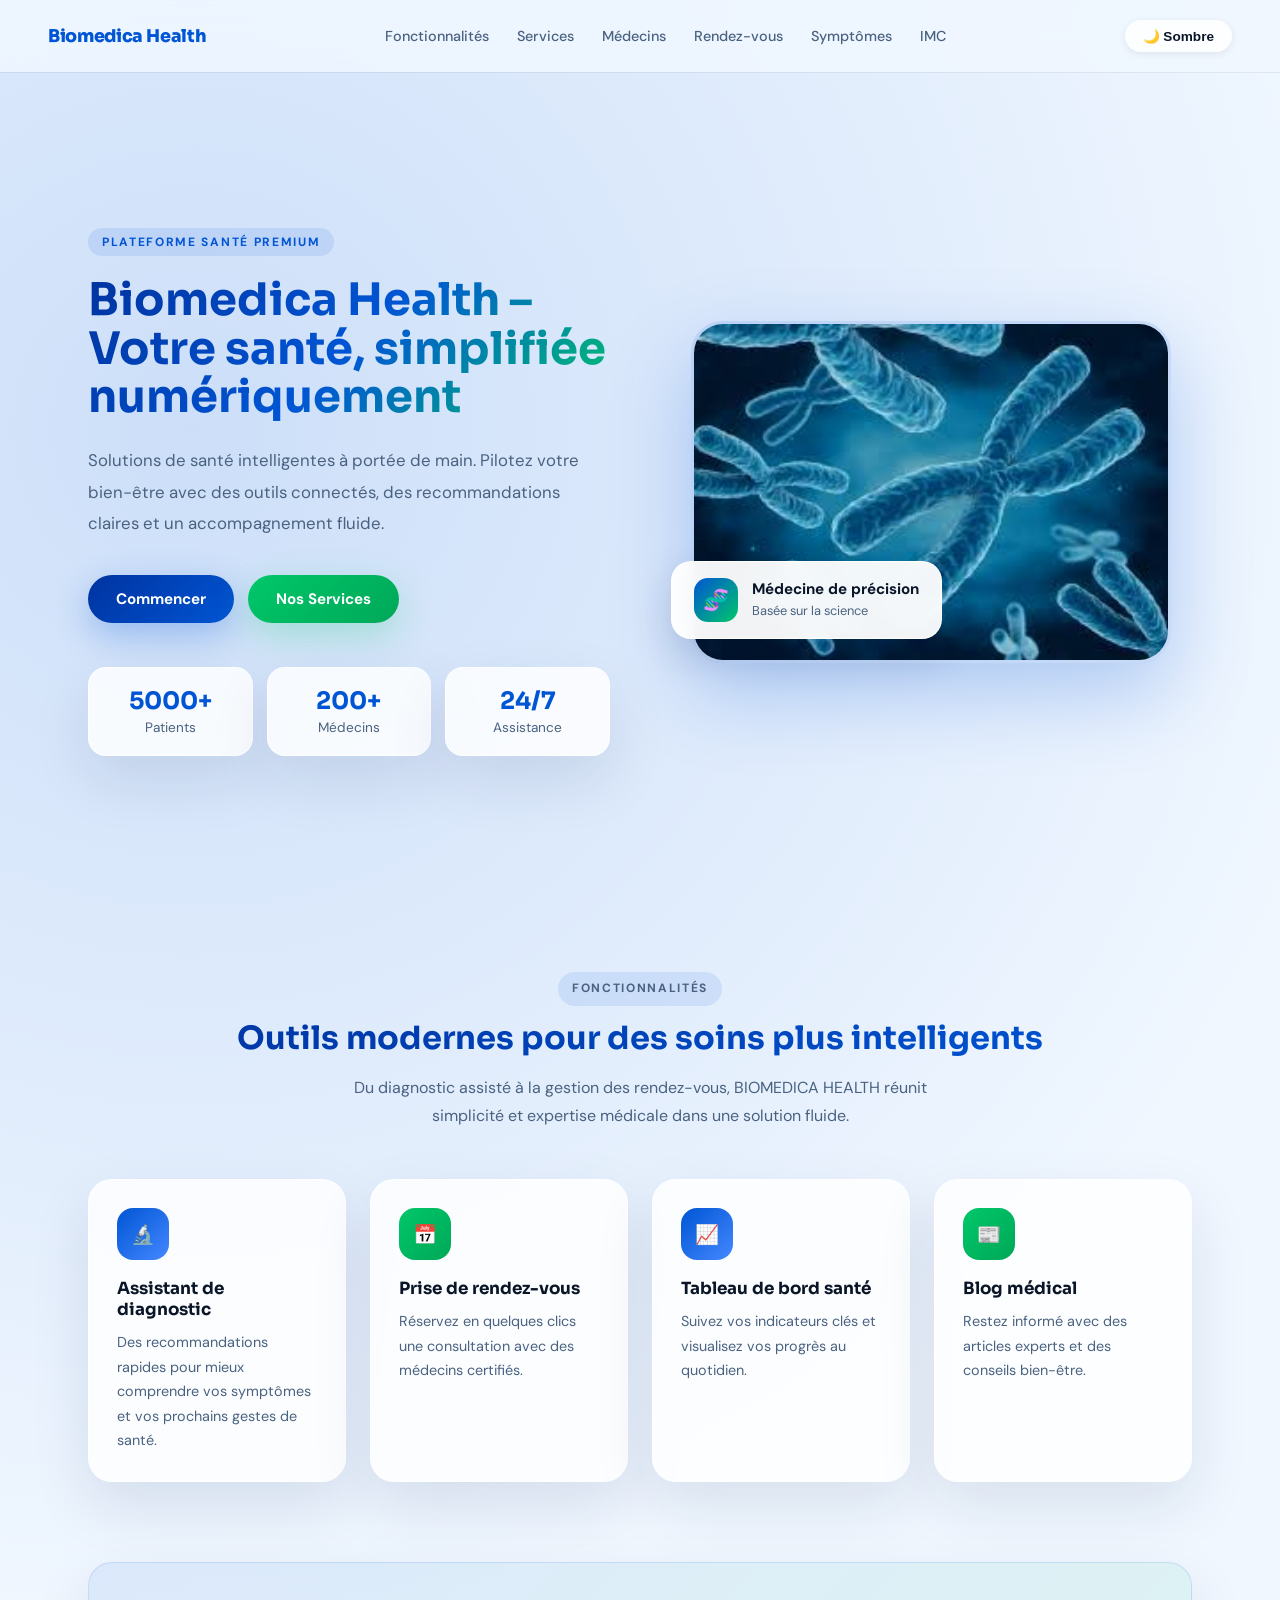
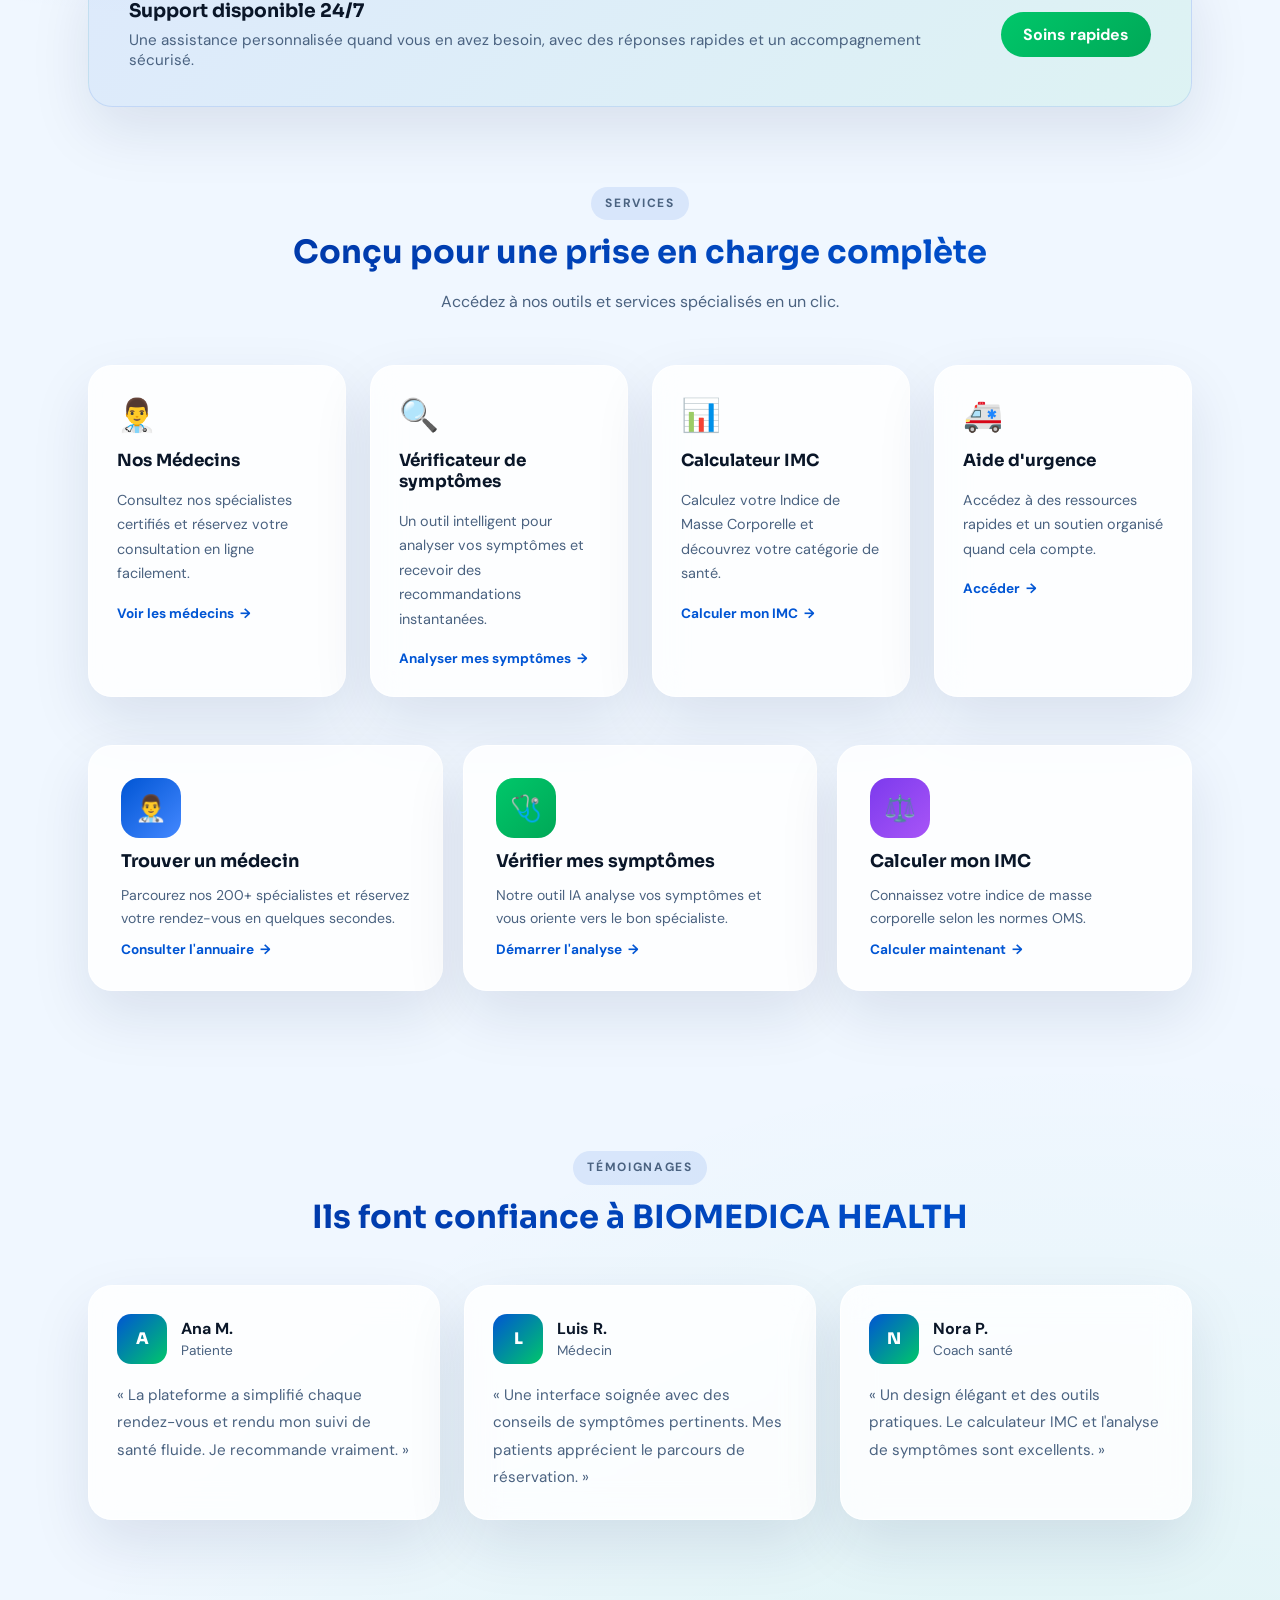
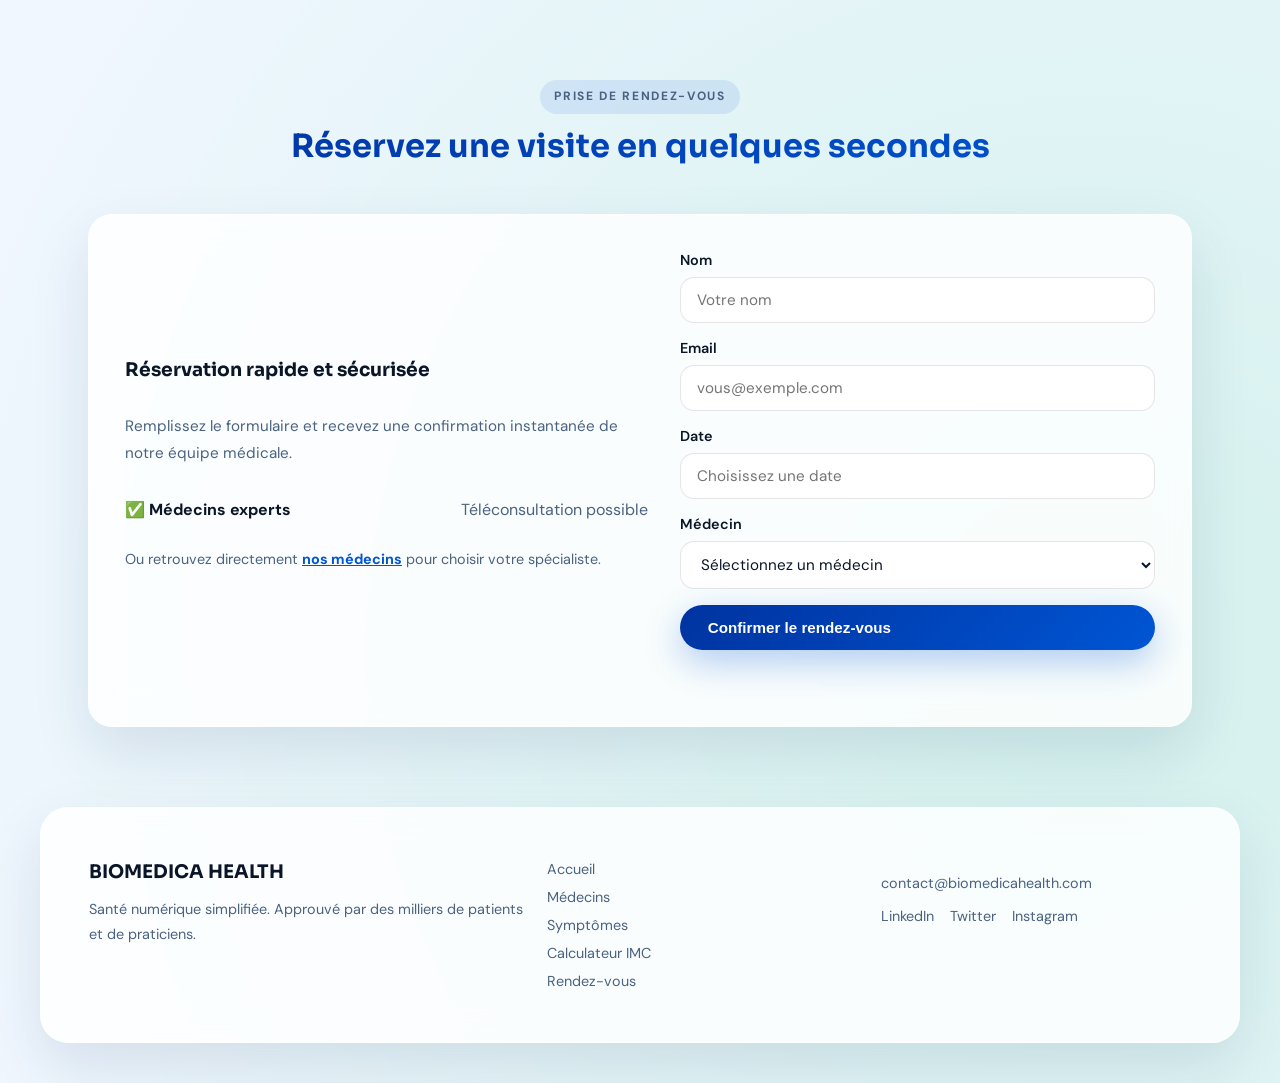
<file: index.html>
<!DOCTYPE html>
<html lang="fr">
<head>
  <meta charset="UTF-8" />
  <meta name="viewport" content="width=device-width, initial-scale=1.0" />
  <title>Biomedica Health</title>
  <link rel="preconnect" href="https://fonts.googleapis.com" />
  <link rel="preconnect" href="https://fonts.gstatic.com" crossorigin />
  <link href="https://fonts.googleapis.com/css2?family=Sora:wght@400;500;600;700;800&family=DM+Sans:wght@400;500;600&display=swap" rel="stylesheet" />
  <style>
* { box-sizing: border-box; }
:root {
  --bg: #f0f7ff;
  --surface: rgba(255,255,255,0.82);
  --text: #0a1628;
  --muted: #4a6280;
  --primary: #0055d4;
  --primary-soft: rgba(0,85,212,0.1);
  --accent: #00c76a;
  --accent-soft: rgba(0,199,106,0.12);
  --shadow: 0 24px 60px rgba(0,30,80,0.1);
  --radius: 24px;
}
[data-theme="dark"] {
  --bg: #060e1c;
  --surface: rgba(12,22,40,0.8);
  --text: #e8f2ff;
  --muted: #7a9cc0;
  --shadow: 0 24px 60px rgba(0,0,0,0.5);
}
html { scroll-behavior: smooth; }
body {
  margin: 0;
  font-family: 'DM Sans', sans-serif;
  background: var(--bg);
  color: var(--text);
  background-image: radial-gradient(circle at 15% 10%, rgba(0,85,212,0.15) 0%, transparent 30%),
                    radial-gradient(circle at 85% 90%, rgba(0,199,106,0.12) 0%, transparent 30%);
}

.loader {
  position: fixed; inset: 0; display: flex; flex-direction: column;
  justify-content: center; align-items: center; gap: 18px;
  background: #040b18; color: #e8f2ff; z-index: 1000;
}
.spinner {
  width: 60px; height: 60px;
  border: 5px solid rgba(255,255,255,0.1);
  border-top-color: #0055d4;
  border-radius: 50%; animation: spin 1s linear infinite;
}
@keyframes spin { to { transform: rotate(360deg); } }
.page-wrap { opacity: 0; transition: opacity 0.8s ease; }
.page-wrap.ready { opacity: 1; }


.topbar {
  position: sticky; top: 0; z-index: 20;
  display: flex; justify-content: space-between; align-items: center;
  padding: 20px 48px;
  backdrop-filter: blur(20px);
  background: rgba(240,247,255,0.85);
  box-shadow: 0 1px 0 rgba(0,0,0,0.06);
}
[data-theme="dark"] .topbar { background: rgba(6,14,28,0.9); }
.brand {
  font-family: 'Sora', sans-serif;
  font-size: 1.1rem; font-weight: 800;
  color: var(--primary); text-decoration: none;
  letter-spacing: -0.02em;
}
.nav-links { display: flex; gap: 28px; align-items: center; }
.nav-links a {
  color: var(--muted); text-decoration: none;
  font-weight: 500; font-size: 0.9rem;
  transition: color 0.2s;
}
.nav-links a:hover { color: var(--primary); }
.nav-links a.active { color: var(--primary); font-weight: 700; }
.header-actions { display: flex; gap: 12px; align-items: center; }
.theme-toggle {
  padding: 8px 18px; border-radius: 999px; border: none;
  background: var(--surface); color: var(--text);
  font-weight: 600; cursor: pointer; font-size: 0.85rem;
  box-shadow: 0 2px 8px rgba(0,0,0,0.08);
}
.menu-toggle {
  width: 40px; height: 40px; border: none; display: none;
  justify-content: center; align-items: center;
  background: var(--surface); border-radius: 12px; cursor: pointer;
  flex-direction: column; gap: 5px;
}
.menu-toggle span {
  display: block; width: 18px; height: 2px;
  background: var(--text); border-radius: 999px;
}


.hero {
  max-width: 1200px; margin: 0 auto;
  display: grid; grid-template-columns: 1fr 1fr;
  gap: 60px; align-items: center;
  padding: 80px 48px 60px;
  min-height: calc(100vh - 80px);
}
.hero-copy { max-width: 560px; }
.eyebrow {
  display: inline-block; font-size: 0.75rem; font-weight: 700;
  letter-spacing: 0.14em; text-transform: uppercase;
  color: var(--primary); background: var(--primary-soft);
  padding: 6px 14px; border-radius: 999px; margin-bottom: 20px;
}
.hero h1 {
  font-family: 'Sora', sans-serif;
  font-size: clamp(2.4rem, 3.5vw, 3.8rem);
  line-height: 1.08; margin: 0 0 24px;
  background: linear-gradient(135deg, #0033a0, #0055d4, #00c76a);
  -webkit-background-clip: text; -webkit-text-fill-color: transparent;
  background-clip: text;
}
.hero p { font-size: 1.05rem; line-height: 1.85; color: var(--muted); margin: 0 0 36px; }
.hero-buttons { display: flex; flex-wrap: wrap; gap: 14px; margin-bottom: 44px; }
.btn {
  padding: 14px 28px; border-radius: 999px; font-weight: 700;
  text-decoration: none; display: inline-flex; align-items: center;
  border: none; cursor: pointer; font-size: 0.95rem;
  transition: transform 0.2s, box-shadow 0.2s;
}
.btn:hover { transform: translateY(-3px); }
.btn-primary {
  background: linear-gradient(135deg, #0033a0, #0055d4);
  color: #fff; box-shadow: 0 12px 36px rgba(0,85,212,0.3);
}
.btn-secondary {
  background: linear-gradient(135deg, #00c76a, #00a857);
  color: #fff; box-shadow: 0 12px 36px rgba(0,199,106,0.25);
}
.hero-stats { display: grid; grid-template-columns: repeat(3,1fr); gap: 14px; }
.hero-stats div {
  background: var(--surface); padding: 18px;
  border-radius: 18px; box-shadow: var(--shadow);
  text-align: center; border: 1px solid rgba(255,255,255,0.8);
}
.hero-stats strong { display: block; font-family: 'Sora',sans-serif; font-size: 1.5rem; color: var(--primary); }
.hero-stats span { font-size: 0.85rem; color: var(--muted); }


.hero-visual {
  position: relative; display: flex; justify-content: center; align-items: center;
}
.hero-image-wrap {
  position: relative; width: 100%; max-width: 480px;
}
.hero-image-main {
  width: 100%; border-radius: 32px;
  box-shadow: 0 30px 80px rgba(0,85,212,0.25);
  border: 3px solid rgba(0,85,212,0.15);
  display: block;
}
.hero-badge {
  position: absolute; bottom: 24px; left: -20px;
  background: rgba(255,255,255,0.95);
  backdrop-filter: blur(12px);
  border-radius: 20px; padding: 16px 22px;
  box-shadow: 0 16px 40px rgba(0,30,80,0.15);
  border: 1px solid rgba(255,255,255,0.9);
  display: flex; align-items: center; gap: 14px;
}
.badge-icon {
  width: 44px; height: 44px; border-radius: 14px;
  background: linear-gradient(135deg, #0055d4, #00c76a);
  display: flex; align-items: center; justify-content: center;
  font-size: 1.3rem;
}
.badge-text strong { display: block; font-weight: 700; color: #0a1628; font-size: 0.95rem; }
.badge-text span { font-size: 0.8rem; color: #4a6280; }


.section {
  max-width: 1200px; margin: 0 auto;
  padding: 80px 48px;
}
.section-header { text-align: center; margin-bottom: 48px; }
.section-header h2 {
  font-family: 'Sora', sans-serif;
  font-size: clamp(1.8rem, 2.5vw, 2.8rem);
  margin: 12px 0 16px;
  background: linear-gradient(135deg, #0033a0, #0055d4);
  -webkit-background-clip: text; -webkit-text-fill-color: transparent;
  background-clip: text;
}
.section-header p { color: var(--muted); max-width: 640px; margin: 0 auto; line-height: 1.8; }

.grid { display: grid; gap: 24px; }
.cards-grid { grid-template-columns: repeat(4,1fr); }

.feature-card {
  padding: 28px; border-radius: var(--radius);
  background: var(--surface); border: 1px solid rgba(255,255,255,0.8);
  box-shadow: var(--shadow);
  transition: transform 0.25s, border-color 0.25s, opacity 0.6s;
  opacity: 0; transform: translateY(20px);
}
.feature-card.visible { opacity: 1; transform: translateY(0); }
.feature-card:hover { transform: translateY(-8px); border-color: rgba(0,85,212,0.2); }
.icon {
  width: 52px; height: 52px; border-radius: 16px;
  display: grid; place-items: center; font-size: 1.2rem;
  margin-bottom: 18px; color: #fff;
}
.icon-blue { background: linear-gradient(135deg, #0055d4, #4488ff); }
.icon-green { background: linear-gradient(135deg, #00c76a, #00a857); }
.feature-card h3 { margin: 0 0 10px; font-family: 'Sora',sans-serif; font-size: 1.05rem; }
.feature-card p { margin: 0; color: var(--muted); line-height: 1.7; font-size: 0.9rem; }


.stats-section { padding: 0 48px; }
.stats-panel {
  max-width: 1200px; margin: 0 auto; padding: 36px 40px;
  display: flex; justify-content: space-between; align-items: center; gap: 24px;
  border-radius: var(--radius);
  background: linear-gradient(135deg, rgba(0,85,212,0.08), rgba(0,199,106,0.08));
  border: 1px solid rgba(0,85,212,0.12);
  box-shadow: var(--shadow);
}
.stats-panel h3 { margin: 0 0 8px; font-family: 'Sora',sans-serif; }
.stat-pill {
  padding: 12px 22px; border-radius: 999px;
  background: linear-gradient(135deg, #00c76a, #00a857);
  color: #fff; font-weight: 700; white-space: nowrap;
}


.services-grid { grid-template-columns: repeat(4,1fr); }
.service-card {
  padding: 28px; border-radius: var(--radius); min-height: 200px;
  background: var(--surface); border: 1px solid rgba(255,255,255,0.8);
  box-shadow: var(--shadow);
  transition: transform 0.25s, opacity 0.6s;
  opacity: 0; transform: translateY(20px);
  text-decoration: none; color: var(--text);
  display: block;
}
.service-card.visible { opacity: 1; transform: translateY(0); }
.service-card:hover { transform: translateY(-8px); border-color: rgba(0,85,212,0.2); }
.service-card h3 { margin-top: 0; font-family: 'Sora',sans-serif; font-size: 1.05rem; color: var(--text); }
.service-card p { color: var(--muted); font-size: 0.9rem; line-height: 1.7; margin: 0 0 16px; }
.service-card-link {
  display: inline-flex; align-items: center; gap: 6px;
  font-weight: 700; font-size: 0.85rem; color: var(--primary);
}
.service-card-link::after { content: '→'; transition: transform 0.2s; }
.service-card:hover .service-card-link::after { transform: translateX(4px); }


.quick-access {
  display: grid; grid-template-columns: repeat(3,1fr); gap: 20px;
  margin-top: 48px;
}
.qa-card {
  padding: 32px; border-radius: var(--radius);
  background: var(--surface); border: 1px solid rgba(255,255,255,0.8);
  box-shadow: var(--shadow); text-decoration: none;
  display: flex; flex-direction: column; gap: 12px;
  transition: transform 0.25s, box-shadow 0.25s, opacity 0.6s;
  opacity: 0; transform: translateY(20px);
}
.qa-card.visible { opacity: 1; transform: translateY(0); }
.qa-card:hover { transform: translateY(-8px); box-shadow: 0 36px 80px rgba(0,85,212,0.18); }
.qa-icon {
  width: 60px; height: 60px; border-radius: 18px;
  display: flex; align-items: center; justify-content: center;
  font-size: 1.6rem;
}
.qa-icon.blue { background: linear-gradient(135deg, #0055d4, #4488ff); }
.qa-icon.green { background: linear-gradient(135deg, #00c76a, #00a857); }
.qa-icon.purple { background: linear-gradient(135deg, #7c3aed, #a855f7); }
.qa-card h3 { font-family: 'Sora',sans-serif; margin: 0; font-size: 1.1rem; color: var(--text); }
.qa-card p { margin: 0; color: var(--muted); font-size: 0.88rem; line-height: 1.6; }
.qa-arrow {
  display: inline-flex; align-items: center; gap: 6px;
  font-weight: 700; font-size: 0.85rem; color: var(--primary);
  margin-top: auto;
}
.qa-arrow::after { content: '→'; transition: transform 0.2s; }
.qa-card:hover .qa-arrow::after { transform: translateX(5px); }


.testimonial-grid { grid-template-columns: repeat(3,1fr); }
.testimonial-card {
  padding: 28px; background: var(--surface); border-radius: var(--radius);
  border: 1px solid rgba(255,255,255,0.82); box-shadow: var(--shadow);
  opacity: 0; transform: translateY(20px);
  transition: opacity 0.6s, transform 0.6s;
}
.testimonial-card.visible { opacity: 1; transform: translateY(0); }
.reviewer { display: flex; gap: 14px; align-items: center; margin-bottom: 18px; }
.avatar {
  width: 50px; height: 50px; border-radius: 14px;
  display: grid; place-items: center;
  background: linear-gradient(135deg, #0055d4, #00c76a);
  color: #fff; font-weight: 800; font-family: 'Sora',sans-serif;
}
.reviewer strong { display: block; font-weight: 700; }
.reviewer span { font-size: 0.85rem; color: var(--muted); }
.testimonial-card p { color: var(--muted); line-height: 1.8; font-size: 0.95rem; margin: 0; }


.appointment-section .appointment-grid {
  display: grid; grid-template-columns: 1.1fr 1fr;
  gap: 32px; align-items: stretch; padding: 36px;
  border-radius: var(--radius); background: var(--surface);
  box-shadow: var(--shadow); border: 1px solid rgba(255,255,255,0.8);
  opacity: 0; transform: translateY(20px);
  transition: opacity 0.6s, transform 0.6s;
}
.appointment-section .appointment-grid.visible { opacity: 1; transform: translateY(0); }
.appointment-details { display: flex; flex-direction: column; justify-content: center; gap: 16px; }
.appointment-details h3 { font-family: 'Sora',sans-serif; margin: 0; }
.info-row { display: flex; justify-content: space-between; gap: 16px; flex-wrap: wrap; }
.appointment-form { display: grid; gap: 16px; }
.appointment-form label { display: grid; gap: 8px; font-weight: 600; font-size: 0.9rem; }
.appointment-form input,
.appointment-form select {
  border: 1px solid rgba(0,0,0,0.1); border-radius: 14px;
  padding: 12px 16px; background: rgba(255,255,255,0.9);
  color: var(--text); font-size: 0.95rem; font-family: inherit;
}
.appointment-form input:focus,
.appointment-form select:focus {
  outline: none; border-color: var(--primary);
  box-shadow: 0 0 0 4px rgba(0,85,212,0.1);
}
.form-message { min-height: 1.5rem; margin: 0; font-weight: 600; font-size: 0.9rem; }


.footer {
  display: grid; grid-template-columns: 1.4fr 1fr 1fr; gap: 24px;
  padding: 52px 48px; margin: 0 auto 40px; max-width: 1200px;
  background: var(--surface); backdrop-filter: blur(18px);
  border-radius: 28px; border: 1px solid rgba(255,255,255,0.8);
  box-shadow: var(--shadow); opacity: 0; transform: translateY(20px);
  transition: opacity 0.6s, transform 0.6s;
}
.footer.visible { opacity: 1; transform: translateY(0); }
.footer h3 { font-family: 'Sora',sans-serif; margin: 0 0 10px; }
.footer-links { display: grid; gap: 10px; }
.footer-links a, .social-links a { color: var(--muted); text-decoration: none; font-size: 0.9rem; }
.footer-links a:hover, .social-links a:hover { color: var(--primary); }
.social-links { display: flex; gap: 16px; flex-wrap: wrap; margin-top: 10px; }

section, .feature-card, .service-card, .testimonial-card, .appointment-grid, .footer {
  opacity: 0; transform: translateY(20px);
  transition: opacity 0.6s ease, transform 0.6s ease;
}
section.visible { opacity: 1 !important; transform: none !important; }

@media (max-width: 1080px) {
  .hero { grid-template-columns: 1fr; min-height: auto; }
  .hero-visual { order: -1; }
  .cards-grid, .services-grid, .testimonial-grid { grid-template-columns: repeat(2,1fr); }
  .appointment-section .appointment-grid { grid-template-columns: 1fr; }
  .quick-access { grid-template-columns: repeat(2,1fr); }
}
@media (max-width: 760px) {
  .topbar { padding: 16px 20px; }
  .nav-links {
    position: fixed; top: 70px; right: -100%;
    flex-direction: column; width: 260px; padding: 20px;
    background: rgba(6,14,28,0.96); backdrop-filter: blur(20px);
    border-radius: 20px 0 0 20px; transition: right 0.3s; z-index: 30;
  }
  .nav-links.open { right: 0; }
  .nav-links a { color: #e8f2ff; }
  .menu-toggle { display: flex; }
  .cards-grid, .services-grid, .testimonial-grid { grid-template-columns: 1fr; }
  .footer { grid-template-columns: 1fr; }
  .hero { padding: 60px 20px; }
  .section { padding: 60px 20px; }
  .stats-section { padding: 0 20px; }
  .quick-access { grid-template-columns: 1fr; }
}
  </style>
</head>
<body>
  <div class="loader" id="loader">
    <div class="spinner"></div>
    <p style="font-family:'DM Sans',sans-serif;font-size:0.95rem;">Chargement de BIOMEDICA HEALTH...</p>
  </div>

  <div class="page-wrap" id="pageWrap">
    <header class="topbar">
      <a class="brand" href="index.html">Biomedica Health</a>
      <nav class="nav-links" id="navLinks">
        <a href="#features">Fonctionnalités</a>
        <a href="#services">Services</a>
        <a href="docteur.html">Médecins</a>
        <a href="#appointment">Rendez-vous</a>
        <a href="Symptômes.html">Symptômes</a>
        <a href="imc.html">IMC</a>
      </nav>
      <div class="header-actions">
        <button class="theme-toggle" id="themeToggle">🌙 Sombre</button>
        <button class="menu-toggle" id="menuToggle" aria-label="Menu">
          <span></span><span></span><span></span>
        </button>
      </div>
    </header>

    <main>
 
      <section class="hero" id="hero">
        <div class="hero-copy">
          <span class="eyebrow">Plateforme Santé Premium</span>
          <h1>Biomedica Health – Votre santé, simplifiée numériquement</h1>
          <p>Solutions de santé intelligentes à portée de main. Pilotez votre bien-être avec des outils connectés, des recommandations claires et un accompagnement fluide.</p>
          <div class="hero-buttons">
            <a class="btn btn-primary" href="#appointment">Commencer</a>
            <a class="btn btn-secondary" href="#services">Nos Services</a>
          </div>
          <div class="hero-stats">
            <div><strong>5000+</strong><span>Patients</span></div>
            <div><strong>200+</strong><span>Médecins</span></div>
            <div><strong>24/7</strong><span>Assistance</span></div>
          </div>
        </div>
        <div class="hero-visual">
          <div class="hero-image-wrap">
            <img src="images.jpg"
            <i<mg class="hero-image-main" src="[data-uri]" alt="Recherche biomédicale" />
            <div class="hero-badge">
              <div class="badge-icon">🧬</div>
              <div class="badge-text">
                <strong>Médecine de précision</strong>
                <span>Basée sur la science</span>
              </div>
            </div>
          </div>
        </div>
      </section>

   
      <section class="section" id="features">
        <div class="section-header">
          <p class="eyebrow">Fonctionnalités</p>
          <h2>Outils modernes pour des soins plus intelligents</h2>
          <p>Du diagnostic assisté à la gestion des rendez-vous, BIOMEDICA HEALTH réunit simplicité et expertise médicale dans une solution fluide.</p>
        </div>
        <div class="grid cards-grid">
          <article class="feature-card">
            <div class="icon icon-blue">🔬</div>
            <h3>Assistant de diagnostic</h3>
            <p>Des recommandations rapides pour mieux comprendre vos symptômes et vos prochains gestes de santé.</p>
          </article>
          <article class="feature-card">
            <div class="icon icon-green">📅</div>
            <h3>Prise de rendez-vous</h3>
            <p>Réservez en quelques clics une consultation avec des médecins certifiés.</p>
          </article>
          <article class="feature-card">
            <div class="icon icon-blue">📈</div>
            <h3>Tableau de bord santé</h3>
            <p>Suivez vos indicateurs clés et visualisez vos progrès au quotidien.</p>
          </article>
          <article class="feature-card">
            <div class="icon icon-green">📰</div>
            <h3>Blog médical</h3>
            <p>Restez informé avec des articles experts et des conseils bien-être.</p>
          </article>
        </div>
      </section>

    
      <section class="section stats-section">
        <div class="stats-panel">
          <div>
            <h3>Support disponible 24/7</h3>
            <p style="color:var(--muted);margin:0;font-size:0.95rem;">Une assistance personnalisée quand vous en avez besoin, avec des réponses rapides et un accompagnement sécurisé.</p>
          </div>
          <div class="stat-pill">Soins rapides</div>
        </div>
      </section>

    
      <section class="section" id="services">
        <div class="section-header">
          <p class="eyebrow">Services</p>
          <h2>Conçu pour une prise en charge complète</h2>
          <p>Accédez à nos outils et services spécialisés en un clic.</p>
        </div>
        <div class="grid services-grid">
          <a href="medecins.html" class="service-card" style="backdrop-filter:blur(16px);">
            <div style="font-size:2rem;margin-bottom:14px;">👨‍⚕️</div>
            <h3>Nos Médecins</h3>
            <p>Consultez nos spécialistes certifiés et réservez votre consultation en ligne facilement.</p>
            <span class="service-card-link">Voir les médecins</span>
          </a>
          <a href="symptomes.html" class="service-card" style="backdrop-filter:blur(16px);">
            <div style="font-size:2rem;margin-bottom:14px;">🔍</div>
            <h3>Vérificateur de symptômes</h3>
            <p>Un outil intelligent pour analyser vos symptômes et recevoir des recommandations instantanées.</p>
            <span class="service-card-link">Analyser mes symptômes</span>
          </a>
          <a href="imc.html" class="service-card" style="backdrop-filter:blur(16px);">
            <div style="font-size:2rem;margin-bottom:14px;">📊</div>
            <h3>Calculateur IMC</h3>
            <p>Calculez votre Indice de Masse Corporelle et découvrez votre catégorie de santé.</p>
            <span class="service-card-link">Calculer mon IMC</span>
          </a>
          <a href="#appointment" class="service-card" style="backdrop-filter:blur(16px);">
            <div style="font-size:2rem;margin-bottom:14px;">🚑</div>
            <h3>Aide d'urgence</h3>
            <p>Accédez à des ressources rapides et un soutien organisé quand cela compte.</p>
            <span class="service-card-link">Accéder</span>
          </a>
        </div>

     
        <div class="quick-access">
          <a href="medecins.html" class="qa-card">
            <div class="qa-icon blue">👨‍⚕️</div>
            <h3>Trouver un médecin</h3>
            <p>Parcourez nos 200+ spécialistes et réservez votre rendez-vous en quelques secondes.</p>
            <span class="qa-arrow">Consulter l'annuaire</span>
          </a>
          <a href="symptomes.html" class="qa-card">
            <div class="qa-icon green">🩺</div>
            <h3>Vérifier mes symptômes</h3>
            <p>Notre outil IA analyse vos symptômes et vous oriente vers le bon spécialiste.</p>
            <span class="qa-arrow">Démarrer l'analyse</span>
          </a>
          <a href="imc.html" class="qa-card">
            <div class="qa-icon purple">⚖️</div>
            <h3>Calculer mon IMC</h3>
            <p>Connaissez votre indice de masse corporelle selon les normes OMS.</p>
            <span class="qa-arrow">Calculer maintenant</span>
          </a>
        </div>
      </section>
        <section class="section" id="testimonials">
        <div class="section-header">
          <p class="eyebrow">Témoignages</p>
          <h2>Ils font confiance à BIOMEDICA HEALTH</h2>
        </div>
        <div class="grid testimonial-grid">
          <article class="testimonial-card" style="backdrop-filter:blur(16px);">
            <div class="reviewer"><div class="avatar">A</div><div><strong>Ana M.</strong><span>Patiente</span></div></div>
            <p>« La plateforme a simplifié chaque rendez-vous et rendu mon suivi de santé fluide. Je recommande vraiment. »</p>
          </article>
          <article class="testimonial-card" style="backdrop-filter:blur(16px);">
            <div class="reviewer"><div class="avatar">L</div><div><strong>Luis R.</strong><span>Médecin</span></div></div>
            <p>« Une interface soignée avec des conseils de symptômes pertinents. Mes patients apprécient le parcours de réservation. »</p>
          </article>
          <article class="testimonial-card" style="backdrop-filter:blur(16px);">
            <div class="reviewer"><div class="avatar">N</div><div><strong>Nora P.</strong><span>Coach santé</span></div></div>
            <p>« Un design élégant et des outils pratiques. Le calculateur IMC et l'analyse de symptômes sont excellents. »</p>
          </article>
        </div>
      </section>

    
      <section class="section appointment-section" id="appointment">
        <div class="section-header">
          <p class="eyebrow">Prise de rendez-vous</p>
          <h2>Réservez une visite en quelques secondes</h2>
        </div>
        <div class="appointment-grid" style="backdrop-filter:blur(16px);">
          <div class="appointment-details">
            <h3>Réservation rapide et sécurisée</h3>
            <p style="color:var(--muted);font-size:0.95rem;line-height:1.8;">Remplissez le formulaire et recevez une confirmation instantanée de notre équipe médicale.</p>
            <div class="info-row">
              <strong>✅ Médecins experts</strong>
              <span style="color:var(--muted)">Téléconsultation possible</span>
            </div>
            <p style="color:var(--muted);font-size:0.9rem;">Ou retrouvez directement <a href="medecins.html" style="color:var(--primary);font-weight:700;">nos médecins</a> pour choisir votre spécialiste.</p>
          </div>
          <div class="appointment-form">
            <label>Nom<input type="text" id="name" placeholder="Votre nom" required /></label>
            <label>Email<input type="email" id="email" placeholder="vous@exemple.com" required /></label>
            <label>Date<input type="text" id="date" placeholder="Choisissez une date" required /></label>
            <label>Médecin
              <select id="doctor" required>
                <option value="">Sélectionnez un médecin</option>
                <option>Dr. Sofia Alvarez – Cardiologue</option>
                <option>Dr. Ethan Brown – Dermatologue</option>
                <option>Dr. Mei Chen – Pédiatre</option>
                <option>Dr. Amina Nader – Neurologue</option>
              </select>
            </label>
            <button class="btn btn-primary" type="button" id="bookBtn">Confirmer le rendez-vous</button>
            <p id="bookingMessage" style="min-height:1.5rem;margin:0;font-weight:600;font-size:0.9rem;"></p>
          </div>
        </div>
      </section>
    </main>

    <footer class="footer" style="backdrop-filter:blur(18px);">
      <div>
        <h3>BIOMEDICA HEALTH</h3>
        <p style="color:var(--muted);font-size:0.9rem;line-height:1.7;">Santé numérique simplifiée. Approuvé par des milliers de patients et de praticiens.</p>
      </div>
      <div class="footer-links">
        <a href="index.html">Accueil</a>
        <a href="docteur.html">Médecins</a>
        <a href="Symptômes.html">Symptômes</a>
        <a href="imc.html">Calculateur IMC</a>
        <a href="#appointment">Rendez-vous</a>
      </div>
      <div>
        <p style="font-size:0.9rem;color:var(--muted);">contact@biomedicahealth.com</p>
        <div class="social-links">
          <a href="#">LinkedIn</a>
          <a href="#">Twitter</a>
          <a href="#">Instagram</a>
        </div>
      </div>
    </footer>
  </div>

  <script>
document.addEventListener('DOMContentLoaded', function () {
  const loader = document.getElementById('loader');
  const pageWrap = document.getElementById('pageWrap');
  const menuToggle = document.getElementById('menuToggle');
  const navLinks = document.getElementById('navLinks');
  const themeToggle = document.getElementById('themeToggle');
  const bookBtn = document.getElementById('bookBtn');
  const bookingMessage = document.getElementById('bookingMessage');

  setTimeout(() => {
    loader.style.display = 'none';
    pageWrap.classList.add('ready');
  }, 1000);

  menuToggle.addEventListener('click', () => navLinks.classList.toggle('open'));

  themeToggle.addEventListener('click', () => {
    const dark = document.documentElement.getAttribute('data-theme') === 'dark';
    if (dark) {
      document.documentElement.removeAttribute('data-theme');
      themeToggle.textContent = '🌙 Sombre';
    } else {
      document.documentElement.setAttribute('data-theme', 'dark');
      themeToggle.textContent = '☀️ Clair';
    }
  });

  bookBtn.addEventListener('click', () => {
    const name = document.getElementById('name').value.trim();
    const email = document.getElementById('email').value.trim();
    const date = document.getElementById('date').value;
    const doctor = document.getElementById('doctor').value;
    if (!name || !email || !date || !doctor) {
      bookingMessage.textContent = 'Veuillez remplir tous les champs.';
      bookingMessage.style.color = '#ef4444';
      return;
    }
    bookingMessage.textContent = `Merci ${name} ! Votre RDV avec ${doctor} est confirmé.`;
    bookingMessage.style.color = '#00c76a';
  });

  const observer = new IntersectionObserver(entries => {
    entries.forEach(e => { if (e.isIntersecting) e.target.classList.add('visible'); });
  }, { threshold: 0.1 });

  document.querySelectorAll('section, .feature-card, .service-card, .testimonial-card, .appointment-grid, .qa-card, .footer').forEach(el => observer.observe(el));
});
  </script>
</body>
</html>
</file>
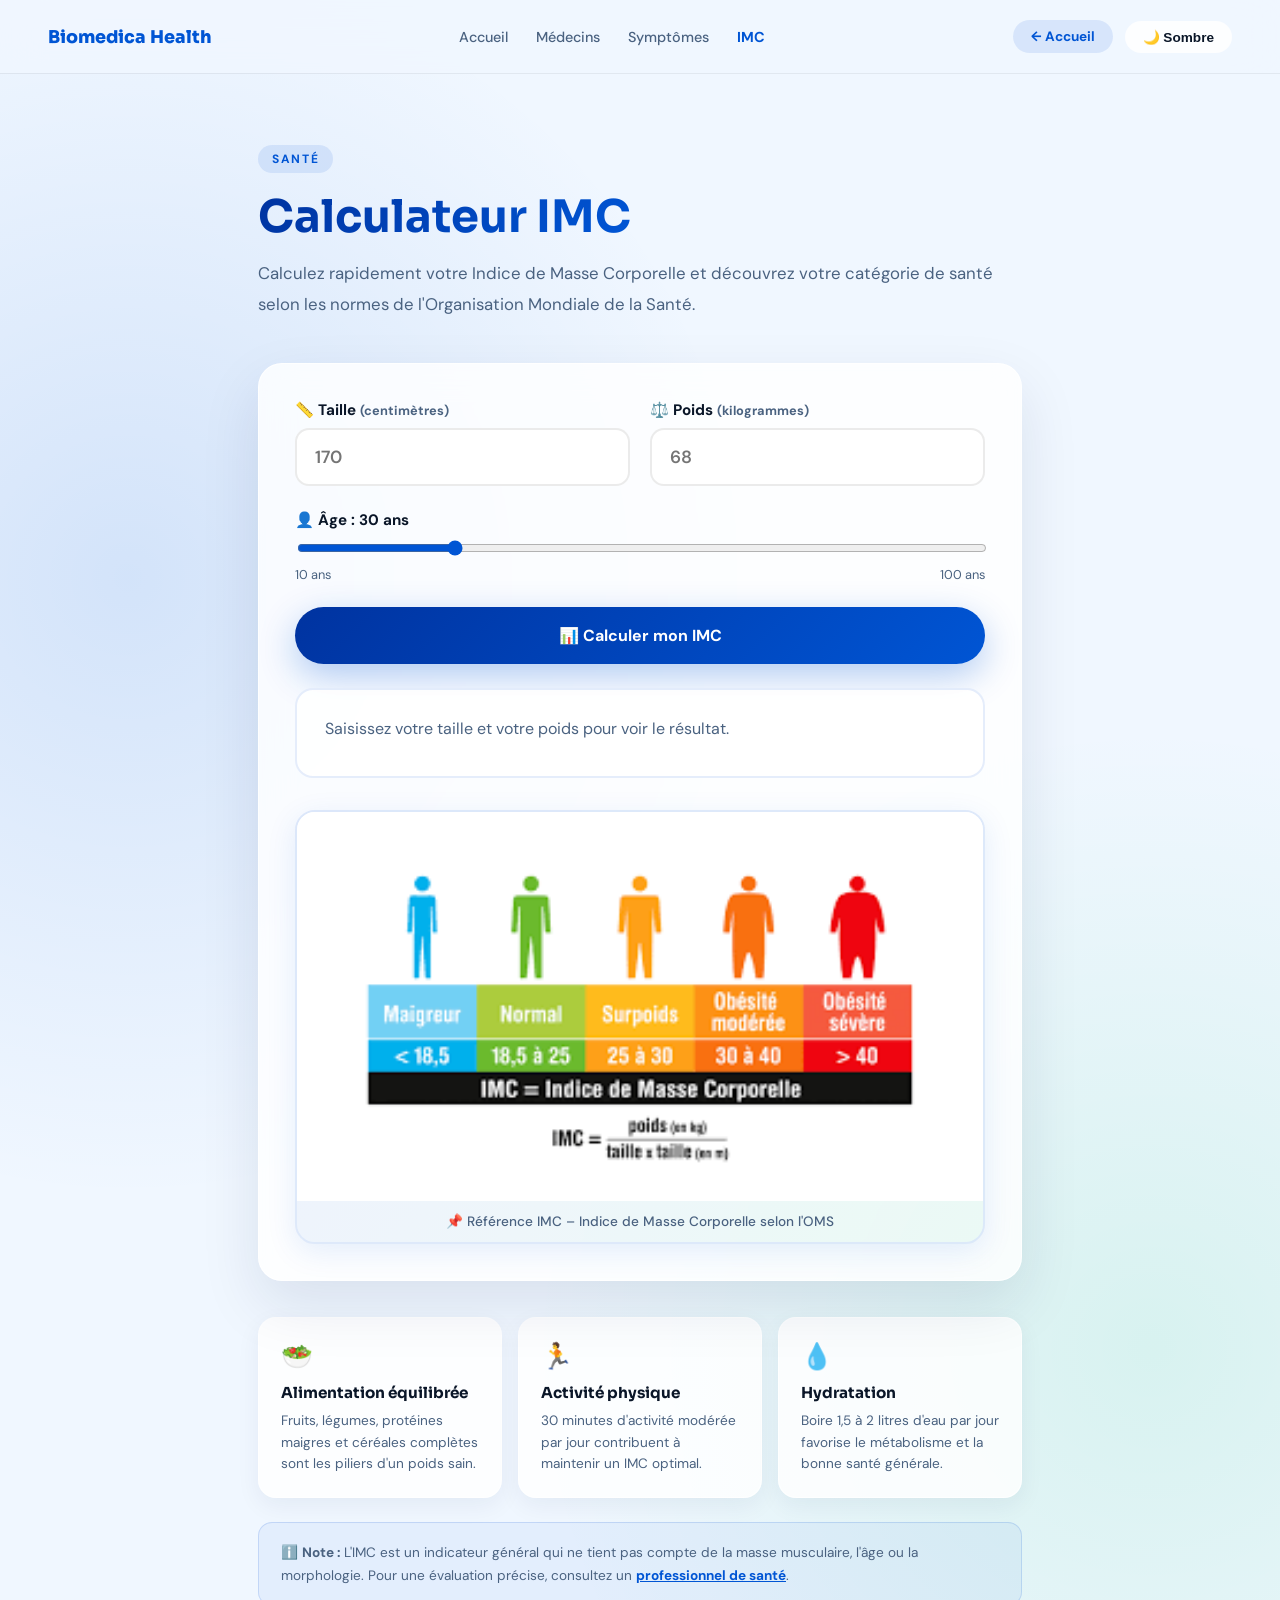
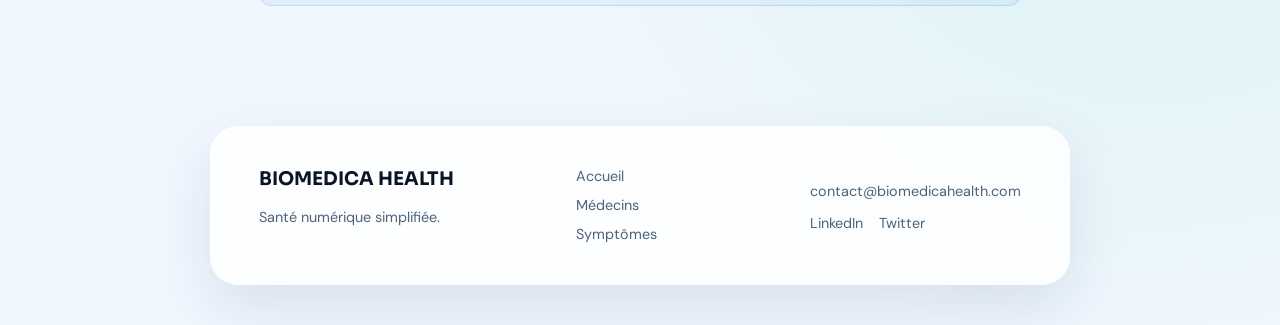
<file: imc.html>
<!DOCTYPE html>
<html lang="fr">
<head>
  <meta charset="UTF-8" />
  <meta name="viewport" content="width=device-width, initial-scale=1.0" />
  <title>Calculateur IMC – Biomedica Health</title>
  <link rel="preconnect" href="https://fonts.googleapis.com" />
  <link rel="preconnect" href="https://fonts.gstatic.com" crossorigin />
  <link href="https://fonts.googleapis.com/css2?family=Sora:wght@400;500;600;700;800&family=DM+Sans:wght@400;500;600&display=swap" rel="stylesheet" />
  <style>
* { box-sizing: border-box; }
:root {
  --bg: #f0f7ff; --surface: rgba(255,255,255,0.82); --text: #0a1628; --muted: #4a6280;
  --primary: #0055d4; --primary-soft: rgba(0,85,212,0.1); --accent: #00c76a;
  --accent-soft: rgba(0,199,106,0.12); --shadow: 0 24px 60px rgba(0,30,80,0.1); --radius: 24px;
}
[data-theme="dark"] { --bg: #060e1c; --surface: rgba(12,22,40,0.8); --text: #e8f2ff; --muted: #7a9cc0; --shadow: 0 24px 60px rgba(0,0,0,0.5); }
html { scroll-behavior: smooth; }
body {
  margin: 0; font-family: 'DM Sans', sans-serif; background: var(--bg); color: var(--text);
  background-image: radial-gradient(circle at 10% 30%, rgba(0,85,212,0.12) 0%, transparent 35%),
                    radial-gradient(circle at 90% 70%, rgba(0,199,106,0.1) 0%, transparent 35%);
  min-height: 100vh;
}

.topbar { position: sticky; top: 0; z-index: 20; display: flex; justify-content: space-between; align-items: center; padding: 20px 48px; backdrop-filter: blur(20px); background: rgba(240,247,255,0.9); box-shadow: 0 1px 0 rgba(0,0,0,0.06); }
[data-theme="dark"] .topbar { background: rgba(6,14,28,0.92); }
.brand { font-family: 'Sora', sans-serif; font-size: 1.1rem; font-weight: 800; color: var(--primary); text-decoration: none; }
.nav-links { display: flex; gap: 28px; align-items: center; }
.nav-links a { color: var(--muted); text-decoration: none; font-weight: 500; font-size: 0.9rem; transition: color 0.2s; }
.nav-links a:hover, .nav-links a.active { color: var(--primary); font-weight: 700; }
.header-actions { display: flex; gap: 12px; align-items: center; }
.theme-toggle { padding: 8px 18px; border-radius: 999px; border: none; background: var(--surface); color: var(--text); font-weight: 600; cursor: pointer; font-size: 0.85rem; }
.back-btn { display: inline-flex; align-items: center; gap: 8px; padding: 8px 18px; border-radius: 999px; border: none; background: var(--primary-soft); color: var(--primary); font-weight: 700; cursor: pointer; font-size: 0.85rem; text-decoration: none; transition: background 0.2s; }
.back-btn:hover { background: rgba(0,85,212,0.18); }
.menu-toggle { width: 40px; height: 40px; border: none; display: none; justify-content: center; align-items: center; background: var(--surface); border-radius: 12px; cursor: pointer; flex-direction: column; gap: 5px; }
.menu-toggle span { display: block; width: 18px; height: 2px; background: var(--text); border-radius: 999px; }

.page-wrap { max-width: 860px; margin: 0 auto; padding: 60px 48px 80px; }
.eyebrow { display: inline-block; font-size: 0.75rem; font-weight: 700; letter-spacing: 0.14em; text-transform: uppercase; color: var(--primary); background: var(--primary-soft); padding: 6px 14px; border-radius: 999px; margin-bottom: 20px; }
.page-title { font-family: 'Sora', sans-serif; font-size: clamp(2rem, 3.5vw, 3rem); line-height: 1.1; margin: 0 0 16px; background: linear-gradient(135deg, #0033a0, #0055d4, #00c76a); -webkit-background-clip: text; -webkit-text-fill-color: transparent; background-clip: text; }
.page-sub { color: var(--muted); font-size: 1.05rem; line-height: 1.8; margin: 0 0 44px; }


.tool-panel { background: var(--surface); backdrop-filter: blur(16px); border-radius: var(--radius); padding: 36px; box-shadow: var(--shadow); border: 1px solid rgba(255,255,255,0.8); display: grid; gap: 24px; }
.bmi-inputs { display: grid; grid-template-columns: 1fr 1fr; gap: 20px; }
.input-group { display: grid; gap: 8px; }
.input-group label { font-weight: 700; font-size: 0.95rem; }
.input-group span { font-size: 0.8rem; color: var(--muted); }
.input-group input {
  border: 2px solid rgba(0,0,0,0.08); border-radius: 14px;
  padding: 16px 18px; background: rgba(255,255,255,0.9); color: var(--text);
  font-size: 1.1rem; font-family: inherit; font-weight: 600;
  transition: border-color 0.2s, box-shadow 0.2s; width: 100%;
}
.input-group input:focus { outline: none; border-color: var(--primary); box-shadow: 0 0 0 4px rgba(0,85,212,0.1); }


.slider-row { display: grid; gap: 8px; }
.slider-row label { font-weight: 700; font-size: 0.95rem; }
.slider-row input[type="range"] { width: 100%; accent-color: var(--primary); cursor: pointer; }
.slider-val { display: flex; justify-content: space-between; font-size: 0.8rem; color: var(--muted); }

.btn-calc {
  padding: 18px 28px; border-radius: 999px; font-weight: 700; border: none; cursor: pointer;
  font-size: 1rem; font-family: inherit; width: 100%;
  background: linear-gradient(135deg, #0033a0, #0055d4);
  color: #fff; box-shadow: 0 12px 36px rgba(0,85,212,0.3);
  transition: transform 0.2s, box-shadow 0.2s;
}
.btn-calc:hover { transform: translateY(-3px); box-shadow: 0 18px 48px rgba(0,85,212,0.4); }


.result-card {
  padding: 28px; border-radius: 18px;
  background: rgba(255,255,255,0.85); border: 2px solid rgba(0,85,212,0.1);
  min-height: 90px; transition: all 0.4s ease;
}
.result-bmi-number { font-family: 'Sora', sans-serif; font-size: 3.5rem; font-weight: 800; line-height: 1; }
.result-category { font-family: 'Sora', sans-serif; font-size: 1.2rem; font-weight: 700; margin: 8px 0 12px; }
.result-advice { color: var(--muted); font-size: 0.92rem; line-height: 1.7; }
.result-bar-wrap { margin-top: 20px; }
.result-bar-label { display: flex; justify-content: space-between; font-size: 0.75rem; color: var(--muted); margin-bottom: 6px; }
.result-bar-track { height: 12px; border-radius: 999px; background: linear-gradient(to right, #60a5fa, #34d399, #fbbf24, #f97316, #ef4444); position: relative; }
.result-bar-marker { position: absolute; top: -4px; width: 20px; height: 20px; background: var(--text); border-radius: 50%; border: 3px solid white; box-shadow: 0 2px 8px rgba(0,0,0,0.2); transform: translateX(-50%); transition: left 0.5s ease; }
.bmi-reference {
  border-radius: 20px; overflow: hidden;
  border: 2px solid rgba(0,85,212,0.12); box-shadow: 0 8px 30px rgba(0,85,212,0.1);
  margin-top: 8px;
}
.bmi-reference img { width: 100%; display: block; }
.bmi-ref-label { background: linear-gradient(135deg, rgba(0,85,212,0.06), rgba(0,199,106,0.06)); padding: 12px 16px; text-align: center; font-size: 0.85rem; color: var(--muted); font-weight: 500; }
.tips-grid { display: grid; grid-template-columns: repeat(3,1fr); gap: 16px; margin-top: 36px; }
.tip-card { padding: 22px; border-radius: 18px; background: var(--surface); border: 1px solid rgba(255,255,255,0.8); box-shadow: 0 8px 24px rgba(0,30,80,0.06); }
.tip-card .icon { font-size: 1.6rem; margin-bottom: 10px; }
.tip-card h4 { font-family: 'Sora',sans-serif; margin: 0 0 8px; font-size: 0.95rem; }
.tip-card p { margin: 0; color: var(--muted); font-size: 0.85rem; line-height: 1.6; }


.footer { display: grid; grid-template-columns: 1.4fr 1fr 1fr; gap: 24px; padding: 40px 48px; margin: 40px auto; max-width: 860px; background: var(--surface); backdrop-filter: blur(18px); border-radius: 28px; border: 1px solid rgba(255,255,255,0.8); box-shadow: var(--shadow); }
.footer h3 { font-family: 'Sora',sans-serif; margin: 0 0 10px; }
.footer-links { display: grid; gap: 10px; }
.footer-links a, .social-links a { color: var(--muted); text-decoration: none; font-size: 0.9rem; }
.footer-links a:hover { color: var(--primary); }
.social-links { display: flex; gap: 16px; flex-wrap: wrap; margin-top: 10px; }

@media (max-width: 760px) {
  .topbar { padding: 16px 20px; }
  .nav-links { position: fixed; top: 70px; right: -100%; flex-direction: column; width: 260px; padding: 20px; background: rgba(6,14,28,0.96); backdrop-filter: blur(20px); border-radius: 20px 0 0 20px; transition: right 0.3s; z-index: 30; }
  .nav-links.open { right: 0; }
  .nav-links a { color: #e8f2ff; }
  .menu-toggle { display: flex; }
  .page-wrap, .footer { padding-left: 20px; padding-right: 20px; }
  .bmi-inputs { grid-template-columns: 1fr; }
  .tips-grid { grid-template-columns: 1fr; }
  .footer { grid-template-columns: 1fr; }
}
  </style>
</head>
<body>
  <header class="topbar">
    <a class="brand" href="index.html">Biomedica Health</a>
    <nav class="nav-links" id="navLinks">
      <a href="index.html">Accueil</a>
      <a href="medecins.html">Médecins</a>
      <a href="symptomes.html">Symptômes</a>
      <a href="imc.html" class="active">IMC</a>
    </nav>
    <div class="header-actions">
      <a class="back-btn" href="index.html">← Accueil</a>
      <button class="theme-toggle" id="themeToggle">🌙 Sombre</button>
      <button class="menu-toggle" id="menuToggle"><span></span><span></span><span></span></button>
    </div>
  </header>

  <div class="page-wrap">
    <p class="eyebrow">Santé</p>
    <h1 class="page-title">Calculateur IMC</h1>
    <p class="page-sub">Calculez rapidement votre Indice de Masse Corporelle et découvrez votre catégorie de santé selon les normes de l'Organisation Mondiale de la Santé.</p>

    <div class="tool-panel">
      <!-- Inputs -->
      <div class="bmi-inputs">
        <div class="input-group">
          <label>📏 Taille <span>(centimètres)</span></label>
          <input type="number" id="height" placeholder="170" min="100" max="250" />
        </div>
        <div class="input-group">
          <label>⚖️ Poids <span>(kilogrammes)</span></label>
          <input type="number" id="weight" placeholder="68" min="20" max="300" />
        </div>
      </div>

      <!-- Age -->
      <div class="slider-row">
        <label>👤 Âge : <strong id="ageVal">30</strong> ans</label>
        <input type="range" id="ageRange" min="10" max="100" value="30" />
        <div class="slider-val"><span>10 ans</span><span>100 ans</span></div>
      </div>

      <button class="btn-calc" id="bmiBtn">📊 Calculer mon IMC</button>

    
      <div class="result-card" id="bmiResult">
        <p style="color:var(--muted);margin:0;">Saisissez votre taille et votre poids pour voir le résultat.</p>
      </div>

      <div class="bmi-reference">
        <img src="téléchargement.png" alt="Tableau de référence IMC – Indice de Masse Corporelle selon l'OMS" />
        <div class="bmi-ref-label">📌 Référence IMC – Indice de Masse Corporelle selon l'OMS</div>
      </div>
    </div>

    <div class="tips-grid">
      <div class="tip-card">
        <div class="icon">🥗</div>
        <h4>Alimentation équilibrée</h4>
        <p>Fruits, légumes, protéines maigres et céréales complètes sont les piliers d'un poids sain.</p>
      </div>
      <div class="tip-card">
        <div class="icon">🏃</div>
        <h4>Activité physique</h4>
        <p>30 minutes d'activité modérée par jour contribuent à maintenir un IMC optimal.</p>
      </div>
      <div class="tip-card">
        <div class="icon">💧</div>
        <h4>Hydratation</h4>
        <p>Boire 1,5 à 2 litres d'eau par jour favorise le métabolisme et la bonne santé générale.</p>
      </div>
    </div>

    <div style="margin-top:24px;padding:18px 22px;border-radius:14px;background:rgba(0,85,212,0.05);border:1px solid rgba(0,85,212,0.15);color:var(--muted);font-size:0.85rem;line-height:1.7;">
      ℹ️ <strong>Note :</strong> L'IMC est un indicateur général qui ne tient pas compte de la masse musculaire, l'âge ou la morphologie. Pour une évaluation précise, consultez un <a href="medecins.html" style="color:var(--primary);font-weight:700;">professionnel de santé</a>.
    </div>
  </div>

  <footer class="footer">
    <div>
      <h3>BIOMEDICA HEALTH</h3>
      <p style="color:var(--muted);font-size:0.9rem;line-height:1.7;">Santé numérique simplifiée.</p>
    </div>
    <div class="footer-links">
      <a href="index.html">Accueil</a>
      <a href="medecins.html">Médecins</a>
      <a href="symptomes.html">Symptômes</a>
    </div>
    <div>
      <p style="font-size:0.9rem;color:var(--muted);">contact@biomedicahealth.com</p>
      <div class="social-links"><a href="#">LinkedIn</a><a href="#">Twitter</a></div>
    </div>
  </footer>

  <script>
document.addEventListener('DOMContentLoaded', function () {
  const menuToggle = document.getElementById('menuToggle');
  const navLinks = document.getElementById('navLinks');
  const themeToggle = document.getElementById('themeToggle');
  const heightInput = document.getElementById('height');
  const weightInput = document.getElementById('weight');
  const ageRange = document.getElementById('ageRange');
  const ageVal = document.getElementById('ageVal');
  const bmiBtn = document.getElementById('bmiBtn');
  const bmiResult = document.getElementById('bmiResult');

  menuToggle.addEventListener('click', () => navLinks.classList.toggle('open'));
  themeToggle.addEventListener('click', () => {
    const dark = document.documentElement.getAttribute('data-theme') === 'dark';
    if (dark) { document.documentElement.removeAttribute('data-theme'); themeToggle.textContent = '🌙 Sombre'; }
    else { document.documentElement.setAttribute('data-theme', 'dark'); themeToggle.textContent = '☀️ Clair'; }
  });

  ageRange.addEventListener('input', () => ageVal.textContent = ageRange.value);

  const categories = [
    { max: 16, label: 'Dénutrition sévère', color: '#3b82f6', emoji: '⚠️', advice: 'Une consultation médicale urgente est fortement recommandée.', marker: 4 },
    { max: 17, label: 'Dénutrition modérée', color: '#60a5fa', emoji: '⚠️', advice: 'Consultez un nutritionniste ou votre médecin rapidement.', marker: 10 },
    { max: 18.5, label: 'Insuffisance pondérale', color: '#93c5fd', emoji: '📉', advice: 'Un léger apport calorique supplémentaire peut être bénéfique.', marker: 18 },
    { max: 25, label: 'Poids normal ✅', color: '#34d399', emoji: '✅', advice: 'Excellent ! Continuez vos habitudes de vie saines.', marker: 40 },
    { max: 30, label: 'Surpoids', color: '#fbbf24', emoji: '📈', advice: 'De petits ajustements alimentaires et d\'activité physique peuvent aider.', marker: 65 },
    { max: 35, label: 'Obésité modérée', color: '#f97316', emoji: '⚠️', advice: 'Une consultation médicale est recommandée pour un suivi adapté.', marker: 78 },
    { max: 40, label: 'Obésité sévère', color: '#ef4444', emoji: '🚨', advice: 'Une prise en charge médicale est nécessaire.', marker: 88 },
    { max: 999, label: 'Obésité morbide', color: '#b91c1c', emoji: '🚨', advice: 'Consultez immédiatement votre médecin pour une prise en charge.', marker: 96 },
  ];

  bmiBtn.addEventListener('click', () => {
    const h = parseFloat(heightInput.value);
    const w = parseFloat(weightInput.value);

    if (!h || !w || h < 100 || h > 250 || w < 20 || w > 300) {
      bmiResult.innerHTML = '<p style="color:#ef4444;margin:0;">⚠️ Veuillez saisir des valeurs valides (taille: 100-250 cm, poids: 20-300 kg).</p>';
      return;
    }

    const bmi = (w / Math.pow(h / 100, 2));
    const bmiFixed = bmi.toFixed(1);
    const cat = categories.find(c => bmi < c.max) || categories[categories.length - 1];

    // Calculate marker position (BMI 14-45 range)
    const minBMI = 14, maxBMI = 45;
    const pct = Math.min(100, Math.max(0, ((bmi - minBMI) / (maxBMI - minBMI)) * 100));

    bmiResult.innerHTML = `
      <div style="display:flex;align-items:baseline;gap:14px;margin-bottom:6px;">
        <span class="result-bmi-number" style="color:${cat.color}">${bmiFixed}</span>
        <span style="font-size:0.85rem;color:var(--muted);">kg/m²</span>
      </div>
      <div class="result-category" style="color:${cat.color}">${cat.emoji} ${cat.label}</div>
      <div class="result-advice">${cat.advice}</div>
      <div class="result-bar-wrap">
        <div class="result-bar-label">
          <span>Maigreur</span><span>Normal</span><span>Surpoids</span><span>Obésité</span>
        </div>
        <div class="result-bar-track">
          <div class="result-bar-marker" style="left:${pct}%"></div>
        </div>
        <div class="result-bar-label" style="margin-top:4px;">
          <span>&lt;18.5</span><span>18.5–25</span><span>25–30</span><span>&gt;30</span>
        </div>
      </div>
      <div style="margin-top:16px;">
        <a href="medecins.html" style="display:inline-flex;align-items:center;gap:6px;padding:10px 20px;border-radius:999px;background:var(--primary);color:#fff;text-decoration:none;font-weight:700;font-size:0.85rem;">👨‍⚕️ Consulter un spécialiste →</a>
      </div>
    `;
  });


  [heightInput, weightInput].forEach(input => {
    input.addEventListener('keydown', e => { if (e.key === 'Enter') bmiBtn.click(); });
  });
});
  </script>
</body>
</html>
</file>
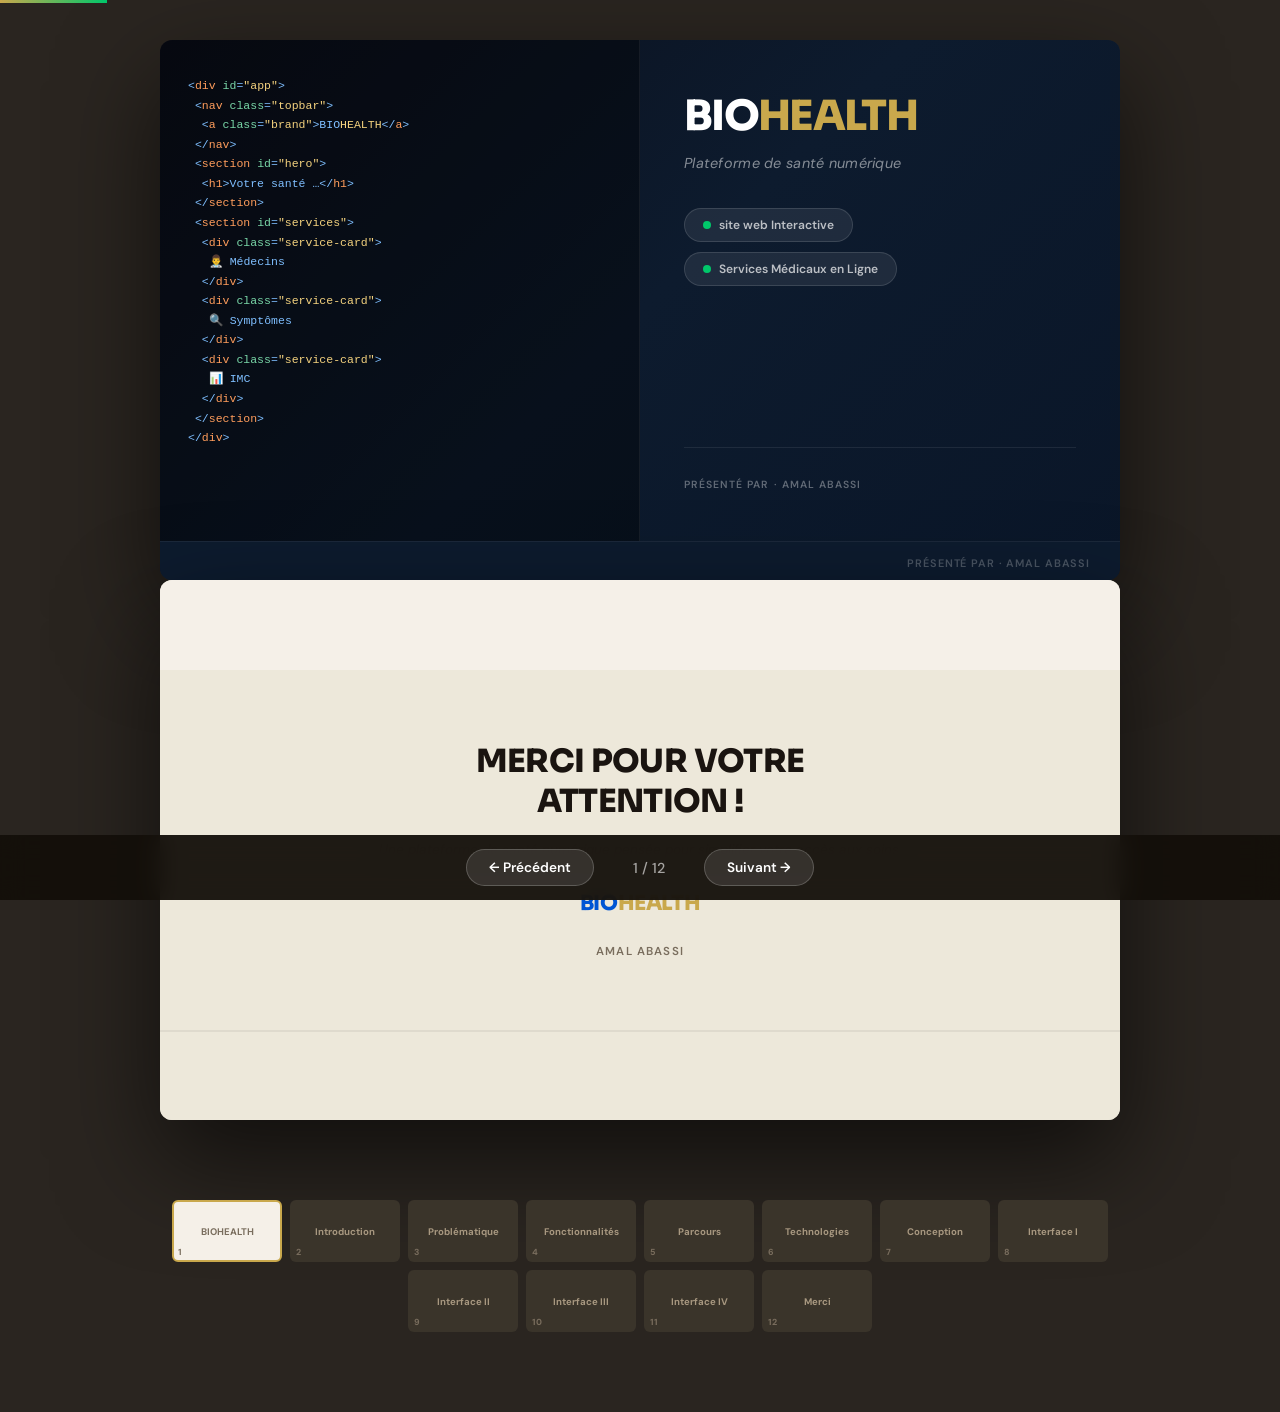
<file: presentation.html>
<!DOCTYPE html>
<html lang="fr">
<head>
<meta charset="UTF-8"/>
<meta name="viewport" content="width=device-width, initial-scale=1.0"/>
<title>BIOHEALTH – Présentation</title>
<link href="https://fonts.googleapis.com/css2?family=Sora:wght@300;400;600;700;800&family=DM+Sans:ital,wght@0,400;0,500;0,600;1,400&display=swap" rel="stylesheet"/>
<style>
*{box-sizing:border-box;margin:0;padding:0}
:root{
  --cream:#f5f0e8;
  --cream2:#ede8da;
  --gold:#c9a84c;
  --gold2:#e8d5a0;
  --dark:#1a1410;
  --muted:#7a6e5e;
  --blue:#0055d4;
  --green:#00c76a;
  --red:#e74c3c;
  --slide-w:960px;
  --slide-h:540px;
}
body{
  background:#2a2520;
  font-family:'DM Sans',sans-serif;
  color:var(--dark);
  display:flex;flex-direction:column;align-items:center;
  min-height:100vh;
  padding:0;
  overflow-x:hidden;
}

/* ── CONTROLS ── */
.controls{
  position:fixed;bottom:0;left:0;right:0;
  background:rgba(20,15,10,0.95);
  backdrop-filter:blur(12px);
  display:flex;align-items:center;justify-content:center;gap:20px;
  padding:14px 24px;z-index:100;
}
.ctrl-btn{
  background:rgba(255,255,255,0.1);border:1px solid rgba(255,255,255,0.2);
  color:#fff;padding:9px 22px;border-radius:999px;cursor:pointer;
  font-family:'DM Sans',sans-serif;font-weight:600;font-size:0.85rem;
  transition:all 0.2s;
}
.ctrl-btn:hover{background:var(--gold);border-color:var(--gold);color:#000}
.slide-counter{color:rgba(255,255,255,0.6);font-size:0.9rem;font-weight:500;min-width:70px;text-align:center}
.progress-bar{
  position:fixed;top:0;left:0;height:3px;
  background:linear-gradient(90deg,var(--gold),var(--green));
  transition:width 0.4s ease;z-index:200;
}

/* ── SLIDESHOW ── */
.slideshow{
  width:var(--slide-w);max-width:98vw;
  margin:40px 0 80px;
  position:relative;
}
.slide{
  display:none;
  width:var(--slide-w);max-width:98vw;
  min-height:var(--slide-h);
  border-radius:12px;overflow:hidden;
  box-shadow:0 40px 100px rgba(0,0,0,0.6);
  position:relative;
  animation:fadeIn 0.4s ease;
}
.slide.active{display:flex;flex-direction:column}
@keyframes fadeIn{from{opacity:0;transform:translateY(10px)}to{opacity:1;transform:translateY(0)}}

/* THUMBNAIL STRIP */
.thumb-strip{
  display:flex;gap:8px;flex-wrap:wrap;justify-content:center;
  padding:0 24px 80px;max-width:1100px;
}
.thumb{
  width:110px;height:62px;border-radius:6px;overflow:hidden;
  cursor:pointer;border:2px solid transparent;
  transition:all 0.2s;background:var(--cream);
  display:flex;align-items:center;justify-content:center;
  font-size:0.6rem;color:var(--muted);font-weight:700;text-align:center;padding:4px;
  position:relative;
}
.thumb:hover{border-color:var(--gold);transform:translateY(-2px)}
.thumb.active-thumb{border-color:var(--gold);}
.thumb-num{
  position:absolute;bottom:2px;left:4px;
  font-size:0.55rem;font-weight:700;color:var(--muted);
}

/* ── BASE SLIDE STYLE (Canva beige) ── */
.slide-base{
  background:var(--cream);
  padding:50px 60px;
  flex:1;
  display:flex;flex-direction:column;
}
.slide-footer{
  font-size:0.68rem;font-weight:600;letter-spacing:0.08em;
  color:var(--muted);text-align:right;padding:14px 30px 10px;
  background:var(--cream);border-top:1px solid rgba(0,0,0,0.06);
  text-transform:uppercase;
}

/* Common elements */
.eyebrow{
  display:inline-block;font-size:0.65rem;font-weight:800;
  letter-spacing:0.15em;text-transform:uppercase;
  color:var(--gold);margin-bottom:8px;
}
.slide-title{
  font-family:'Sora',sans-serif;font-weight:800;
  font-size:2.1rem;letter-spacing:-0.03em;color:var(--dark);
  line-height:1.1;
}
.slide-title-big{font-size:2.8rem}
.tag{
  display:inline-block;background:var(--gold2);
  color:var(--dark);font-weight:700;font-size:0.7rem;
  letter-spacing:0.1em;text-transform:uppercase;
  padding:5px 12px;border-radius:4px;
}

/* ══════════════════════════════════════
   SLIDE 1 – COVER
══════════════════════════════════════ */
#s1{background:linear-gradient(135deg,#0a0e1a 0%,#0d1b2e 50%,#0a1628 100%)}
.s1-inner{
  display:grid;grid-template-columns:1fr 1fr;
  height:100%;gap:0;flex:1;
}
.s1-code{
  background:rgba(0,0,0,0.4);padding:36px 28px;
  overflow:hidden;font-family:monospace;font-size:0.72rem;
  color:#7fbfff;line-height:1.7;border-right:1px solid rgba(255,255,255,0.06);
}
.s1-code .kw{color:#ff9d5c}
.s1-code .fn{color:#79d7a8}
.s1-code .str{color:#f4d27e}
.s1-right{
  padding:50px 44px;display:flex;flex-direction:column;
  justify-content:center;
}
.s1-logo{
  font-family:'Sora',sans-serif;font-weight:800;
  font-size:2.6rem;letter-spacing:-0.04em;
  color:#fff;margin-bottom:12px;
}
.s1-logo span{color:var(--gold)}
.s1-sub{
  font-size:0.9rem;color:rgba(255,255,255,0.5);
  font-style:italic;margin-bottom:36px;letter-spacing:0.02em;
}
.s1-pill{
  display:inline-flex;align-items:center;gap:8px;
  background:rgba(255,255,255,0.08);border:1px solid rgba(255,255,255,0.12);
  border-radius:999px;padding:8px 18px;color:rgba(255,255,255,0.7);
  font-size:0.75rem;font-weight:600;width:fit-content;margin-bottom:10px;
}
.s1-pill .dot{width:8px;height:8px;border-radius:50%;background:var(--green)}
.s1-presenters{
  margin-top:auto;padding-top:30px;border-top:1px solid rgba(255,255,255,0.08);
  color:rgba(255,255,255,0.35);font-size:0.72rem;font-weight:600;
  letter-spacing:0.1em;text-transform:uppercase;
}

/* ══════════════════════════════════════
   SLIDE 2 – INTRODUCTION
══════════════════════════════════════ */
#s2{background:var(--cream)}
.s2-grid{display:grid;grid-template-columns:1fr 1.1fr;gap:50px;flex:1;align-items:center}
.s2-img{
  background:linear-gradient(135deg,#0a0e1a,#0d2a4a);
  border-radius:10px;height:320px;
  display:flex;align-items:center;justify-content:center;
  position:relative;overflow:hidden;
}
.s2-img-code{
  font-family:monospace;font-size:0.62rem;color:#4a9eff;
  line-height:1.8;padding:20px;opacity:0.7;text-align:left;
  width:100%;
}
.s2-img-badge{
  position:absolute;bottom:16px;right:16px;
  background:rgba(0,199,106,0.15);border:1px solid rgba(0,199,106,0.3);
  color:var(--green);font-size:0.65rem;font-weight:700;
  padding:4px 10px;border-radius:4px;letter-spacing:0.08em;
}
.s2-content{}
.s2-content .slide-title{margin-bottom:20px}
.s2-intro-text{color:var(--muted);line-height:1.85;font-size:0.92rem}
.s2-intro-text strong{color:var(--dark);font-weight:700}
.s2-features{display:flex;flex-direction:column;gap:10px;margin-top:20px}
.s2-feat{
  display:flex;align-items:flex-start;gap:10px;
  background:rgba(201,168,76,0.08);border-left:3px solid var(--gold);
  padding:10px 14px;border-radius:0 6px 6px 0;
  font-size:0.82rem;color:var(--dark);line-height:1.5;
}
.s2-feat .ico{font-size:1rem;flex-shrink:0;margin-top:1px}

/* ══════════════════════════════════════
   SLIDE 3 – PROBLÉMATIQUE
══════════════════════════════════════ */
#s3{background:var(--cream)}
.s3-problems{display:grid;grid-template-columns:repeat(3,1fr);gap:14px;margin-bottom:28px}
.s3-prob{background:var(--gold2);border-radius:6px;padding:18px 16px}
.s3-prob h4{font-size:0.72rem;font-weight:800;text-transform:uppercase;letter-spacing:0.1em;color:var(--dark);margin-bottom:8px}
.s3-prob p{font-size:0.77rem;color:var(--muted);line-height:1.6;font-weight:500;text-transform:uppercase}
.s3-compare{background:rgba(0,0,0,0.03);border-radius:8px;padding:18px}
.s3-compare h4{font-size:0.72rem;font-weight:800;text-transform:uppercase;letter-spacing:0.1em;color:var(--dark);margin-bottom:14px}
.s3-cols{display:grid;grid-template-columns:1fr 1fr;gap:14px}
.s3-col{background:white;border-radius:6px;padding:14px}
.s3-col h5{font-size:0.68rem;font-weight:800;text-transform:uppercase;letter-spacing:0.08em;margin-bottom:10px}
.s3-col.bad h5{color:#e74c3c}
.s3-col.good h5{color:var(--green)}
.s3-item{display:flex;align-items:flex-start;gap:7px;font-size:0.72rem;color:var(--muted);line-height:1.5;margin-bottom:6px}
.s3-item .ic{font-size:0.9rem;flex-shrink:0}

/* ══════════════════════════════════════
   SLIDE 4 – CE QUE FAIT L'APPLICATION
══════════════════════════════════════ */
#s4{background:var(--cream)}
.s4-grid{display:grid;grid-template-columns:1fr 1fr;gap:16px;flex:1;margin-top:28px}
.s4-card{background:var(--gold2);border-radius:6px;padding:20px 18px}
.s4-card h4{font-size:0.7rem;font-weight:800;text-transform:uppercase;letter-spacing:0.1em;color:var(--dark);margin-bottom:8px}
.s4-card p{font-size:0.78rem;color:var(--muted);line-height:1.6;text-transform:uppercase;font-weight:500}

/* ══════════════════════════════════════
   SLIDE 5 – DU LOGIN AU RÉSULTAT
══════════════════════════════════════ */
#s5{background:var(--cream)}
.s5-steps{display:flex;flex-direction:column;gap:14px;flex:1;margin-top:28px}
.s5-step{display:flex;align-items:flex-start;gap:18px}
.s5-num{
  width:36px;height:36px;border-radius:50%;
  border:2px solid var(--gold);color:var(--gold);
  font-family:'Sora',sans-serif;font-weight:800;font-size:0.9rem;
  display:flex;align-items:center;justify-content:center;flex-shrink:0;
  margin-top:2px;
}
.s5-content{}
.s5-content h4{
  background:var(--gold2);display:inline-block;
  padding:8px 16px;border-radius:4px;
  font-size:0.78rem;font-weight:700;text-transform:uppercase;
  letter-spacing:0.06em;color:var(--dark);margin-bottom:4px;
}
.s5-content p{font-size:0.72rem;color:var(--muted);font-weight:600;letter-spacing:0.05em;text-transform:uppercase}

/* ══════════════════════════════════════
   SLIDE 6 – TECHNOLOGIES
══════════════════════════════════════ */
#s6{background:var(--cream)}
.s6-cards{display:flex;gap:20px;flex:1;align-items:center;margin-top:28px}
.s6-card{
  flex:1;background:var(--gold2);border-radius:6px;
  padding:28px 20px;text-align:center;position:relative;
}
.s6-num{
  position:absolute;top:-14px;left:50%;transform:translateX(-50%);
  width:28px;height:28px;border-radius:50%;
  background:var(--cream);border:2px solid var(--gold);
  font-family:'Sora',sans-serif;font-weight:800;font-size:0.75rem;
  color:var(--gold);display:flex;align-items:center;justify-content:center;
}
.s6-card h4{font-size:0.9rem;font-weight:800;letter-spacing:0.08em;color:var(--dark);margin-bottom:10px}
.s6-card p{font-size:0.72rem;color:var(--muted);text-transform:uppercase;font-weight:600;line-height:1.6;margin-bottom:10px}
.s6-badge{
  display:inline-block;background:rgba(0,0,0,0.06);
  border-radius:4px;padding:4px 10px;
  font-size:0.65rem;font-weight:800;text-transform:uppercase;letter-spacing:0.08em;color:var(--dark);
}

/* ══════════════════════════════════════
   SLIDE 7 – CONCEPTION
══════════════════════════════════════ */
#s7{background:var(--cream)}
.s7-grid{display:grid;grid-template-columns:1fr 1.4fr;gap:40px;flex:1;align-items:center}
.s7-left h4{font-size:0.72rem;font-weight:800;text-transform:uppercase;letter-spacing:0.1em;color:var(--gold);margin:24px 0 14px}
.s7-diagram{
  background:rgba(0,0,0,0.03);border:1px solid rgba(0,0,0,0.08);
  border-radius:8px;padding:24px;font-size:0.72rem;height:320px;
  position:relative;display:flex;align-items:center;justify-content:center;
}
.uml{display:flex;align-items:center;gap:12px;flex-wrap:wrap;justify-content:center}
.uml-actor{display:flex;flex-direction:column;align-items:center;gap:6px;font-size:0.7rem;color:var(--muted);font-weight:600}
.uml-actor .fig{font-size:1.6rem}
.uml-cases{display:flex;flex-direction:column;gap:8px}
.uml-case{
  border:1.5px solid var(--green);border-radius:999px;
  padding:5px 16px;font-size:0.67rem;font-weight:700;color:var(--dark);
  background:rgba(0,199,106,0.05);text-align:center;
}
.uml-line{
  width:32px;height:1px;background:var(--muted);flex-shrink:0;
}

/* ══════════════════════════════════════
   SLIDE 8 – INTERFACE LOGIN
══════════════════════════════════════ */
#s8{background:var(--cream)}
.s8-screens{display:flex;gap:24px;flex:1;align-items:center;margin-top:28px;justify-content:center}
.s8-arrow{font-size:1.4rem;color:var(--muted);align-self:center;flex-shrink:0}
.s8-screen{
  width:200px;background:#3b3ef0;border-radius:10px;
  padding:20px 16px;color:white;flex-shrink:0;
  box-shadow:0 8px 30px rgba(59,62,240,0.4);
}
.s8-screen .app-name{font-family:'Sora',sans-serif;font-weight:800;font-size:0.85rem;text-align:center;margin-bottom:4px}
.s8-screen .app-sub{font-size:0.6rem;color:rgba(255,255,255,0.5);text-align:center;margin-bottom:16px;font-style:italic}
.s8-btns{display:flex;gap:8px;margin-bottom:14px}
.s8-btn{
  flex:1;padding:7px 0;border-radius:6px;font-size:0.65rem;font-weight:700;text-align:center;
  cursor:default;
}
.s8-btn.outline{background:rgba(255,255,255,0.12);color:rgba(255,255,255,0.7)}
.s8-btn.fill{background:#fff;color:#3b3ef0}
.s8-field{
  background:rgba(255,255,255,0.1);border-radius:5px;
  height:26px;margin-bottom:8px;display:flex;align-items:center;
  padding:0 10px;font-size:0.6rem;color:rgba(255,255,255,0.4);
}
.s8-submit{
  background:#4ade80;border-radius:6px;padding:8px;
  font-size:0.65rem;font-weight:800;text-align:center;
  color:#000;margin-top:10px;
}

/* ══════════════════════════════════════
   SLIDE 9 – INTERFACE THÈME/QUIZ
══════════════════════════════════════ */
#s9{background:var(--cream)}
.s9-screens{display:flex;gap:24px;flex:1;align-items:center;margin-top:28px;justify-content:center}
.s9-screen{
  width:200px;border-radius:10px;padding:18px;flex-shrink:0;
  background:#1a1f2e;color:#fff;
  box-shadow:0 8px 30px rgba(0,0,0,0.5);
}
.s9-screen .sc-title{font-size:0.78rem;font-weight:800;margin-bottom:14px;text-align:center;color:#fff}
.s9-themes{display:grid;grid-template-columns:1fr 1fr;gap:8px;margin-bottom:10px}
.s9-theme{
  background:rgba(255,255,255,0.07);border-radius:8px;
  padding:10px 6px;text-align:center;font-size:0.58rem;color:rgba(255,255,255,0.7);
}
.s9-theme .ico{font-size:1.1rem;display:block;margin-bottom:4px}
.s9-q{font-size:0.68rem;color:rgba(255,255,255,0.7);margin-bottom:10px;line-height:1.5;text-align:center}
.s9-opts{display:flex;flex-direction:column;gap:6px}
.s9-opt{
  background:rgba(255,255,255,0.07);border-radius:5px;
  padding:6px 10px;font-size:0.6rem;color:rgba(255,255,255,0.7);
  display:flex;align-items:center;gap:6px;
}
.s9-opt .rb{width:10px;height:10px;border-radius:50%;border:1.5px solid rgba(255,255,255,0.3);flex-shrink:0}

/* ══════════════════════════════════════
   SLIDE 10 – INTERFACE CHALLENGE
══════════════════════════════════════ */
#s10{background:var(--cream)}
.s10-screens{display:flex;gap:24px;flex:1;align-items:center;margin-top:28px;justify-content:center}
.s10-screen{
  width:200px;border-radius:10px;padding:18px;flex-shrink:0;
  background:#1a1f2e;color:#fff;
  box-shadow:0 8px 30px rgba(0,0,0,0.5);
}
.s10-screen .sc-title{font-size:0.78rem;font-weight:800;margin-bottom:12px;text-align:center}
.s10-levels{display:flex;gap:6px;margin-bottom:14px;justify-content:center}
.s10-level{
  border-radius:8px;padding:8px 10px;text-align:center;
  font-size:0.58rem;font-weight:700;color:#fff;
}
.s10-level.easy{background:#27ae60}
.s10-level.med{background:#f39c12}
.s10-level.hard{background:#e74c3c}
.s10-level span{display:block;font-size:0.5rem;font-weight:400;opacity:0.8;margin-top:2px}

/* ══════════════════════════════════════
   SLIDE 11 – INTERFACE RÉSULTAT
══════════════════════════════════════ */
#s11{background:var(--cream)}
.s11-screens{display:flex;gap:24px;flex:1;align-items:center;margin-top:28px;justify-content:center}
.s11-screen{
  width:200px;border-radius:10px;padding:18px;flex-shrink:0;
  background:#1a1f2e;color:#fff;
  box-shadow:0 8px 30px rgba(0,0,0,0.5);
}
.s11-screen .sc-title{font-size:0.78rem;font-weight:800;margin-bottom:12px;text-align:center}
.s11-rank{display:flex;flex-direction:column;gap:5px}
.s11-row{
  display:flex;align-items:center;gap:8px;
  background:rgba(255,255,255,0.05);border-radius:5px;padding:5px 8px;
  font-size:0.6rem;
}
.s11-row .pos{width:14px;text-align:center;font-weight:800;color:var(--gold)}
.s11-row .name{flex:1;color:rgba(255,255,255,0.7)}
.s11-row .score{color:var(--green);font-weight:700}
.s11-score-box{
  text-align:center;margin-top:14px;
  background:rgba(201,168,76,0.15);border:1px solid rgba(201,168,76,0.3);
  border-radius:8px;padding:14px;
}
.s11-score-box .pts{font-family:'Sora',sans-serif;font-size:1.6rem;font-weight:800;color:var(--gold)}
.s11-score-box .label{font-size:0.6rem;color:rgba(255,255,255,0.5);margin-top:2px}
.s11-replay{
  margin-top:8px;background:rgba(255,255,255,0.1);border-radius:6px;
  padding:6px;font-size:0.6rem;font-weight:700;text-align:center;color:rgba(255,255,255,0.7);
}

/* ══════════════════════════════════════
   SLIDE 12 – MERCI
══════════════════════════════════════ */
#s12{background:var(--cream2);display:flex;flex-direction:column;}
.s12-inner{
  flex:1;display:flex;flex-direction:column;
  align-items:center;justify-content:center;
  text-align:center;gap:12px;
  padding:50px 60px;
}
.s12-top{height:80px;background:var(--cream);border-radius:0 0 0 0}
.s12-bottom{height:80px;background:var(--cream)}
.s12-title{
  font-family:'Sora',sans-serif;font-size:2rem;font-weight:800;
  color:var(--dark);letter-spacing:-0.02em;
}
.s12-sub{font-size:0.85rem;color:var(--muted);font-style:italic;margin-top:8px}
.s12-logo{
  font-family:'Sora',sans-serif;font-size:1.3rem;font-weight:800;
  color:var(--blue);letter-spacing:-0.02em;margin-top:20px;
}
.s12-logo span{color:var(--gold)}

/* presenter line (all slides) */
.presenter-line{
  font-size:0.65rem;font-weight:600;letter-spacing:0.1em;
  text-transform:uppercase;color:var(--muted);
}

/* Responsive */
@media(max-width:700px){
  .slideshow,.slide{width:100vw;min-height:auto}
  .s1-inner,.s2-grid,.s3-cols,.s4-grid,.s6-cards,.s7-grid{grid-template-columns:1fr}
  .s1-code{display:none}
  .s1-right{padding:36px 28px}
  .s8-screens,.s9-screens,.s10-screens,.s11-screens{flex-direction:column}
  .s8-arrow{transform:rotate(90deg)}
}
</style>
</head>
<body>

<div class="progress-bar" id="progressBar"></div>

<!-- ══ SLIDESHOW ══ -->
<div class="slideshow">

  <!-- SLIDE 1 – COVER -->
  <div class="slide" id="s1">
    <div class="s1-inner">
      <div class="s1-code">
        &lt;<span class="kw">div</span> <span class="fn">id</span>=<span class="str">"app"</span>&gt;<br>
        &nbsp;&lt;<span class="kw">nav</span> <span class="fn">class</span>=<span class="str">"topbar"</span>&gt;<br>
        &nbsp;&nbsp;&lt;<span class="kw">a</span> <span class="fn">class</span>=<span class="str">"brand"</span>&gt;BIO<span class="str">HEALTH</span>&lt;/<span class="kw">a</span>&gt;<br>
        &nbsp;&lt;/<span class="kw">nav</span>&gt;<br>
        &nbsp;&lt;<span class="kw">section</span> <span class="fn">id</span>=<span class="str">"hero"</span>&gt;<br>
        &nbsp;&nbsp;&lt;<span class="kw">h1</span>&gt;Votre santé …&lt;/<span class="kw">h1</span>&gt;<br>
        &nbsp;&lt;/<span class="kw">section</span>&gt;<br>
        &nbsp;&lt;<span class="kw">section</span> <span class="fn">id</span>=<span class="str">"services"</span>&gt;<br>
        &nbsp;&nbsp;&lt;<span class="kw">div</span> <span class="fn">class</span>=<span class="str">"service-card"</span>&gt;<br>
        &nbsp;&nbsp;&nbsp;👨‍⚕️ Médecins<br>
        &nbsp;&nbsp;&lt;/<span class="kw">div</span>&gt;<br>
        &nbsp;&nbsp;&lt;<span class="kw">div</span> <span class="fn">class</span>=<span class="str">"service-card"</span>&gt;<br>
        &nbsp;&nbsp;&nbsp;🔍 Symptômes<br>
        &nbsp;&nbsp;&lt;/<span class="kw">div</span>&gt;<br>
        &nbsp;&nbsp;&lt;<span class="kw">div</span> <span class="fn">class</span>=<span class="str">"service-card"</span>&gt;<br>
        &nbsp;&nbsp;&nbsp;📊 IMC<br>
        &nbsp;&nbsp;&lt;/<span class="kw">div</span>&gt;<br>
        &nbsp;&lt;/<span class="kw">section</span>&gt;<br>
        &lt;/<span class="kw">div</span>&gt;
      </div>
      <div class="s1-right">
        <div class="s1-logo">BIO<span>HEALTH</span></div>
        <div class="s1-sub">Plateforme de santé numérique</div>
        <div class="s1-pill"><span class="dot"></span> site web Interactive</div>
        <div class="s1-pill"><span class="dot"></span> Services Médicaux en Ligne</div>
        <div class="s1-presenters presenter-line" style="color:rgba(255,255,255,0.35)">
          Présenté par · amal abassi
        </div>
      </div>
    </div>
    <div class="slide-footer" style="background:#0d1b2e;color:rgba(255,255,255,0.25);border-top-color:rgba(255,255,255,0.06)">
      PRÉSENTÉ PAR · amal abassi 
    </div>
  </div>

  <!-- SLIDE 2 – INTRODUCTION -->
  <div class="slide" id="s2">
    <div class="slide-base">
      <div class="s2-grid">
        <div class="s2-img">
          <div class="s2-img-code">
&lt;section id="hero"&gt;<br>
&nbsp;&lt;h1&gt;Votre santé,<br>
&nbsp;&nbsp;simplifiée.&lt;/h1&gt;<br>
&nbsp;&lt;p&gt;200+ médecins …&lt;/p&gt;<br>
&nbsp;&lt;a href="#rdv"&gt;<br>
&nbsp;&nbsp;Prendre RDV&lt;/a&gt;<br>
&lt;/section&gt;<br>
&lt;section id="services"&gt;<br>
&nbsp;&lt;!-- Médecins, IMC,<br>
&nbsp;&nbsp;Symptômes … --&gt;<br>
&lt;/section&gt;
          </div>
          <div class="s2-img-badge">HTML · CSS · JS</div>
        </div>
        <div class="s2-content">
          <div class="eyebrow">Introduction</div>
          <div class="slide-title">INTRODUCTION</div>
          <p class="s2-intro-text" style="margin-top:14px">
            <strong>BIOHEALTH</strong> est une site web de santé numérique qui connecte les patients à des médecins spécialisés, analyse leurs symptômes et calcule leur IMC.<br><br>
            Son objectif est de rendre l'accès aux soins plus simple, plus rapide et plus intelligent grâce à des outils interactifs.
          </p>
          <div class="s2-features">
            <div class="s2-feat"><span class="ico">🩺</span> Prise de rendez-vous en ligne avec confirmation instantanée</div>
            <div class="s2-feat"><span class="ico">🔍</span> Vérificateur de symptômes intelligent basé sur des catégories médicales</div>
            <div class="s2-feat"><span class="ico">📊</span> Calculateur IMC avec conseils personnalisés selon les normes OMS</div>
          </div>
        </div>
      </div>
    </div>
    <div class="slide-footer presenter-line">PRÉSENTÉ PAR · amal abassi </div>
  </div>

  <!-- SLIDE 3 – PROBLÉMATIQUE -->
  <div class="slide" id="s3">
    <div class="slide-base">
      <div class="eyebrow">Contexte</div>
      <div class="slide-title">PROBLÉMATIQUE :</div>
      <div class="s3-problems" style="margin-top:20px">
        <div class="s3-prob">
          <h4>Accès difficile aux soins</h4>
          <p>Les patients perdent du temps à chercher un médecin disponible sans outil centralisé.</p>
        </div>
        <div class="s3-prob">
          <h4>Aucun suivi de santé</h4>
          <p>Sans retour immédiat sur les symptômes, l'utilisateur ne sait pas comment réagir.</p>
        </div>
        <div class="s3-prob">
          <h4>Méconnaissance de son IMC</h4>
          <p>Peu d'outils simples permettent de connaître et comprendre son indice santé.</p>
        </div>
      </div>
      <div class="s3-compare">
        <h4>BIOHEALTH VS. LES AUTRES SOLUTIONS :</h4>
        <div class="s3-cols">
          <div class="s3-col bad">
            <h5>❌ Sans BIOHEALTH</h5>
            <div class="s3-item"><span class="ic">✖</span>Recherche manuelle de médecins</div>
            <div class="s3-item"><span class="ic">✖</span>Aucune analyse de symptômes</div>
            <div class="s3-item"><span class="ic">✖</span>Rendez-vous par téléphone uniquement</div>
          </div>
          <div class="s3-col good">
            <h5>✅ Avec BIOHEALTH</h5>
            <div class="s3-item"><span class="ic">✔</span>Annuaire de 200+ spécialistes filtrable</div>
            <div class="s3-item"><span class="ic">✔</span>Analyse des symptômes en temps réel</div>
            <div class="s3-item"><span class="ic">✔</span>Réservation en ligne en quelques clics</div>
          </div>
        </div>
      </div>
    </div>
    <div class="slide-footer presenter-line">PRÉSENTÉ PAR · amal abassi </div>
  </div>

  <!-- SLIDE 4 – CE QUE FAIT L'APPLICATION -->
  <div class="slide" id="s4">
    <div class="slide-base">
      <div class="eyebrow">Fonctionnalités</div>
      <div class="slide-title">CE QUE FAIT L'APPLICATION :</div>
      <div class="s4-grid">
        <div class="s4-card">
          <h4>🔐 Authentification thème</h4>
          <p>Mode clair / sombre avec basculement instantané. Mémorisation du médecin choisi via localStorage.</p>
        </div>
        <div class="s4-card">
          <h4>📅 Réservation en ligne</h4>
          <p>Formulaire avec sélecteur de date/heure (Flatpickr), choix du médecin et confirmation instantanée.</p>
        </div>
        <div class="s4-card">
          <h4>🔍 Analyse des symptômes</h4>
          <p>6 catégories médicales (respiratoire, digestif, céphalée…) avec conseils personnalisés et aléatoires.</p>
        </div>
        <div class="s4-card">
          <h4>📊 Calculateur IMC</h4>
          <p>Calcul selon les normes OMS avec catégorisation (insuffisance, normal, surpoids) et recommandation.</p>
        </div>
      </div>
    </div>
    <div class="slide-footer presenter-line">PRÉSENTÉ PAR · amal abassi </div>
  </div>

  <!-- SLIDE 5 – DU PATIENT AU RÉSULTAT -->
  <div class="slide" id="s5">
    <div class="slide-base">
      <div class="eyebrow">Parcours utilisateur</div>
      <div class="slide-title">DU PATIENT AU RÉSULTAT :</div>
      <div class="s5-steps">
        <div class="s5-step">
          <div class="s5-num">1</div>
          <div class="s5-content">
            <h4>L'utilisateur parcourt les médecins disponibles et filtre par spécialité ou nom.</h4>
            <p>DOCTEUR.HTML — Filtre de recherche + cards interactives</p>
          </div>
        </div>
        <div class="s5-step">
          <div class="s5-num">2</div>
          <div class="s5-content">
            <h4>Il saisit ses symptômes et reçoit une analyse immédiate avec conseils.</h4>
            <p>INDEX.HTML — Section outil de symptômes avec détection multi-catégories</p>
          </div>
        </div>
        <div class="s5-step">
          <div class="s5-num">3</div>
          <div class="s5-content">
            <h4>Il calcule son IMC et obtient sa catégorie santé selon les normes OMS.</h4>
            <p>IMC.HTML — Calculateur avec résultat et recommandation personnalisée</p>
          </div>
        </div>
        <div class="s5-step">
          <div class="s5-num">4</div>
          <div class="s5-content">
            <h4>Il réserve un rendez-vous médical en ligne avec confirmation instantanée.</h4>
            <p>INDEX.HTML — Section appointment avec sélecteur de date Flatpickr</p>
          </div>
        </div>
      </div>
    </div>
    <div class="slide-footer presenter-line">PRÉSENTÉ PAR · amal abassi </div>
  </div>

  <!-- SLIDE 6 – TECHNOLOGIES -->
  <div class="slide" id="s6">
    <div class="slide-base">
      <div class="eyebrow">Stack technique</div>
      <div class="slide-title">TECHNOLOGIES UTILISÉES</div>
      <div class="s6-cards">
        <div class="s6-card">
          <div class="s6-num">1</div>
          <h4>HTML</h4>
          <p>Structure des 3 pages — Accueil, Médecins, IMC. Sections sémantiques et formulaires accessibles.</p>
          <span class="s6-badge">3 Fichiers</span>
        </div>
        <div class="s6-card">
          <div class="s6-num">2</div>
          <h4>CSS</h4>
          <p>Design unifié, fond dégradé, mode sombre, variables CSS, animations fadeIn et responsive mobile.</p>
          <span class="s6-badge">CSS intégré</span>
        </div>
        <div class="s6-card">
          <div class="s6-num">3</div>
          <h4>JS</h4>
          <p>Logique de filtrage, moteur de symptômes, calculateur IMC, Flatpickr et navigation fluide.</p>
          <span class="s6-badge">1 Fichier partagé</span>
        </div>
      </div>
    </div>
    <div class="slide-footer presenter-line">PRÉSENTÉ PAR · amal abassi </div>
  </div>

  <!-- SLIDE 7 – CONCEPTION -->
  <div class="slide" id="s7">
    <div class="slide-base">
      <div class="eyebrow">Architecture</div>
      <div class="slide-title">CONCEPTION :</div>
      <div class="s7-grid">
        <div class="s7-left">
          <h4>DIAGRAMME DE CAS D'UTILISATION :</h4>
          <p style="font-size:0.78rem;color:var(--muted);line-height:1.7;margin-top:8px">
            Le patient interagit avec les services clés de BIOHEALTH : recherche de médecins, analyse de symptômes, calcul IMC, et prise de rendez-vous avec confirmation automatique.
          </p>
        </div>
        <div class="s7-diagram">
          <div class="uml">
            <div class="uml-actor">
              <div class="fig">🧑</div>
              <div>Patient</div>
            </div>
            <div class="uml-line"></div>
            <div class="uml-cases">
              <div class="uml-case">S'inscrire / Se connecter</div>
              <div class="uml-case">Chercher un médecin</div>
              <div class="uml-case">Analyser des symptômes</div>
              <div class="uml-case">Calculer son IMC</div>
              <div class="uml-case">Réserver un rendez-vous</div>
              <div class="uml-case">Voir la confirmation</div>
            </div>
            <div class="uml-line"></div>
            <div class="uml-actor">
              <div class="fig">⚕️</div>
              <div>Système</div>
            </div>
          </div>
        </div>
      </div>
    </div>
    <div class="slide-footer presenter-line">PRÉSENTÉ PAR · amal abassi </div>
  </div>

  <!-- SLIDE 8 – INTERFACE LOGIN -->
  <div class="slide" id="s8">
    <div class="slide-base">
      <div class="eyebrow">Interface</div>
      <div class="slide-title">INTERFACE DE site:</div>
      <div class="s8-screens">
        <!-- Screen A: Mode clair -->
        <div class="s8-screen" style="background:#f0f7ff;color:#0a1628;box-shadow:0 8px 30px rgba(0,85,212,0.15)">
          <div class="app-name" style="color:#0055d4">BIOHEALTH</div>
          <div class="app-sub" style="color:#4a6280">Mode Clair</div>
          <div style="display:flex;gap:6px;margin-bottom:10px">
            <div style="flex:1;background:#0055d4;border-radius:5px;padding:7px 0;font-size:0.6rem;font-weight:700;text-align:center;color:#fff">Accueil</div>
            <div style="flex:1;background:rgba(0,85,212,0.1);border-radius:5px;padding:7px 0;font-size:0.6rem;font-weight:700;text-align:center;color:#0055d4">Médecins</div>
          </div>
          <div style="background:rgba(0,85,212,0.06);border-radius:6px;padding:10px;font-size:0.62rem;color:#4a6280;margin-bottom:8px">
            <strong style="color:#0a1628;font-size:0.68rem">Votre santé, simplifiée</strong><br>
            200+ médecins spécialistes
          </div>
          <div style="display:grid;grid-template-columns:1fr 1fr;gap:6px">
            <div style="background:rgba(0,85,212,0.08);border-radius:5px;padding:8px;font-size:0.58rem;color:#0055d4;text-align:center">👨‍⚕️<br>Médecins</div>
            <div style="background:rgba(0,199,106,0.1);border-radius:5px;padding:8px;font-size:0.58rem;color:#00a857;text-align:center">🔍<br>Symptômes</div>
            <div style="background:rgba(0,85,212,0.08);border-radius:5px;padding:8px;font-size:0.58rem;color:#0055d4;text-align:center">📊<br>IMC</div>
            <div style="background:rgba(0,199,106,0.1);border-radius:5px;padding:8px;font-size:0.58rem;color:#00a857;text-align:center">📅<br>Rendez-vous</div>
          </div>
        </div>
        <div class="s8-arrow">→</div>
        <!-- Screen B: Mode sombre -->
        <div class="s8-screen">
          <div class="app-name">BIOHEALTH</div>
          <div class="app-sub">Mode Sombre</div>
          <div style="display:flex;gap:6px;margin-bottom:10px">
            <div style="flex:1;background:rgba(255,255,255,0.1);border-radius:5px;padding:7px 0;font-size:0.6rem;font-weight:700;text-align:center;color:rgba(255,255,255,0.6)">Accueil</div>
            <div style="flex:1;background:rgba(0,85,212,0.6);border-radius:5px;padding:7px 0;font-size:0.6rem;font-weight:700;text-align:center;color:#fff">Médecins</div>
          </div>
          <div style="background:rgba(255,255,255,0.05);border-radius:6px;padding:10px;font-size:0.62rem;color:rgba(255,255,255,0.5);margin-bottom:8px">
            <strong style="color:#fff;font-size:0.68rem">Votre santé, simplifiée</strong><br>
            200+ médecins spécialistes
          </div>
          <div style="display:grid;grid-template-columns:1fr 1fr;gap:6px">
            <div style="background:rgba(0,85,212,0.3);border-radius:5px;padding:8px;font-size:0.58rem;color:#7fbfff;text-align:center">👨‍⚕️<br>Médecins</div>
            <div style="background:rgba(0,199,106,0.15);border-radius:5px;padding:8px;font-size:0.58rem;color:#4ade80;text-align:center">🔍<br>Symptômes</div>
            <div style="background:rgba(0,85,212,0.3);border-radius:5px;padding:8px;font-size:0.58rem;color:#7fbfff;text-align:center">📊<br>IMC</div>
            <div style="background:rgba(0,199,106,0.15);border-radius:5px;padding:8px;font-size:0.58rem;color:#4ade80;text-align:center">📅<br>Rendez-vous</div>
          </div>
        </div>
      </div>
    </div>
    <div class="slide-footer presenter-line">PRÉSENTÉ PAR · amal abassi </div>
  </div>

  <!-- SLIDE 9 – INTERFACE MÉDECINS & SYMPTÔMES -->
  <div class="slide" id="s9">
    <div class="slide-base">
      <div class="eyebrow">Interface</div>
      <div class="slide-title">INTERFACE DE site :</div>
      <div class="s9-screens">
        <!-- Médecins -->
        <div class="s9-screen">
          <div class="sc-title">👨‍⚕️ Nos Médecins</div>
          <div style="background:rgba(255,255,255,0.07);border-radius:5px;padding:5px 8px;font-size:0.58rem;color:rgba(255,255,255,0.5);margin-bottom:8px">🔍 Rechercher un médecin…</div>
          <div style="display:flex;gap:5px;margin-bottom:10px;flex-wrap:wrap">
            <div style="background:rgba(0,85,212,0.4);border-radius:4px;padding:3px 7px;font-size:0.55rem;color:#7fbfff;font-weight:700">Cardio</div>
            <div style="background:rgba(255,255,255,0.07);border-radius:4px;padding:3px 7px;font-size:0.55rem;color:rgba(255,255,255,0.4)">Dermato</div>
            <div style="background:rgba(255,255,255,0.07);border-radius:4px;padding:3px 7px;font-size:0.55rem;color:rgba(255,255,255,0.4)">Pédia</div>
          </div>
          <div style="display:flex;flex-direction:column;gap:5px">
            <div style="background:rgba(255,255,255,0.05);border-radius:5px;padding:8px;font-size:0.58rem">
              <strong style="color:#fff">Dr. Sofia Alvarez</strong>
              <span style="color:rgba(255,255,255,0.4);display:block">Cardiologue</span>
              <div style="background:rgba(0,85,212,0.5);border-radius:4px;padding:3px 7px;font-size:0.55rem;color:#fff;margin-top:5px;text-align:center;font-weight:700">Prendre RDV</div>
            </div>
            <div style="background:rgba(255,255,255,0.05);border-radius:5px;padding:8px;font-size:0.58rem">
              <strong style="color:#fff">Dr. Ethan Brown</strong>
              <span style="color:rgba(255,255,255,0.4);display:block">Dermatologue</span>
            </div>
          </div>
        </div>
        <div style="font-size:1.4rem;color:var(--muted);align-self:center">→</div>
        <!-- Symptômes -->
        <div class="s9-screen">
          <div class="sc-title">🔍 Vérificateur</div>
          <div style="background:rgba(255,255,255,0.07);border-radius:5px;padding:8px;font-size:0.6rem;color:rgba(255,255,255,0.5);margin-bottom:10px;line-height:1.5">Décrivez vos symptômes en quelques mots…</div>
          <div style="background:rgba(0,85,212,0.3);border-radius:5px;padding:6px;font-size:0.6rem;font-weight:700;text-align:center;color:#7fbfff;margin-bottom:10px">Analyser mes symptômes</div>
          <div style="background:rgba(0,199,106,0.1);border:1px solid rgba(0,199,106,0.3);border-radius:5px;padding:10px;font-size:0.6rem;color:rgba(255,255,255,0.7);line-height:1.6">
            <strong style="color:var(--green)">Possible infection respiratoire.</strong> Reposez-vous et hydratez-vous. Consultez si cela dure.
          </div>
        </div>
      </div>
    </div>
    <div class="slide-footer presenter-line">PRÉSENTÉ PAR · amal abassi </div>
  </div>

  <!-- SLIDE 10 – INTERFACE IMC & RDV -->
  <div class="slide" id="s10">
    <div class="slide-base">
      <div class="eyebrow">Interface</div>
      <div class="slide-title">INTERFACE DE site :</div>
      <div class="s10-screens">
        <!-- IMC -->
        <div class="s10-screen">
          <div class="sc-title">📊 Calculateur IMC</div>
          <div style="display:flex;flex-direction:column;gap:6px;margin-bottom:12px">
            <div style="background:rgba(255,255,255,0.07);border-radius:5px;height:24px;display:flex;align-items:center;padding:0 10px;font-size:0.58rem;color:rgba(255,255,255,0.4)">Taille (cm) — 175</div>
            <div style="background:rgba(255,255,255,0.07);border-radius:5px;height:24px;display:flex;align-items:center;padding:0 10px;font-size:0.58rem;color:rgba(255,255,255,0.4)">Poids (kg) — 70</div>
          </div>
          <div style="background:rgba(0,85,212,0.4);border-radius:5px;padding:6px;font-size:0.6rem;font-weight:700;text-align:center;color:#fff;margin-bottom:12px">Calculer mon IMC</div>
          <div style="background:rgba(0,199,106,0.1);border:1px solid rgba(0,199,106,0.3);border-radius:5px;padding:10px;text-align:center">
            <div style="font-family:'Sora',sans-serif;font-size:1.4rem;font-weight:800;color:var(--green)">22.9</div>
            <div style="font-size:0.62rem;color:rgba(255,255,255,0.7);margin-top:4px">Normal — Continuez votre mode de vie équilibré.</div>
          </div>
        </div>
        <div style="font-size:1.4rem;color:var(--muted);align-self:center">→</div>
        <!-- Rendez-vous -->
        <div class="s10-screen">
          <div class="sc-title">📅 Rendez-vous</div>
          <div style="display:flex;flex-direction:column;gap:6px">
            <div style="background:rgba(255,255,255,0.07);border-radius:5px;height:24px;display:flex;align-items:center;padding:0 10px;font-size:0.58rem;color:rgba(255,255,255,0.4)">Nom complet</div>
            <div style="background:rgba(255,255,255,0.07);border-radius:5px;height:24px;display:flex;align-items:center;padding:0 10px;font-size:0.58rem;color:rgba(255,255,255,0.4)">Email</div>
            <div style="background:rgba(255,255,255,0.07);border-radius:5px;height:24px;display:flex;align-items:center;padding:0 10px;font-size:0.58rem;color:rgba(255,255,255,0.4)">📅 Choisir date & heure</div>
            <div style="background:rgba(255,255,255,0.07);border-radius:5px;height:24px;display:flex;align-items:center;padding:0 10px;font-size:0.58rem;color:rgba(255,255,255,0.4)">▾ Sélectionner un médecin</div>
          </div>
          <div style="background:linear-gradient(135deg,#0033a0,#0055d4);border-radius:5px;padding:8px;font-size:0.62rem;font-weight:800;text-align:center;color:#fff;margin-top:10px">Confirmer le rendez-vous</div>
          <div style="background:rgba(0,199,106,0.1);border-radius:5px;padding:8px;font-size:0.58rem;color:var(--green);margin-top:8px;font-weight:600;line-height:1.5">
            ✅ RDV confirmé avec Dr. Alvarez le 05 mai 2026.
          </div>
        </div>
      </div>
    </div>
    <div class="slide-footer presenter-line">PRÉSENTÉ PAR · amal abassi </div>
  </div>

  <!-- SLIDE 11 – INTERFACE MODE SOMBRE COMPLET -->
  <div class="slide" id="s11">
    <div class="slide-base">
      <div class="eyebrow">Interface</div>
      <div class="slide-title">INTERFACE DE site :</div>
      <div class="s11-screens">
        <!-- Hero sombre -->
        <div class="s11-screen" style="width:220px">
          <div class="sc-title">🌙 Mode sombre — Accueil</div>
          <div style="background:linear-gradient(135deg,rgba(0,85,212,0.2),rgba(0,199,106,0.1));border-radius:6px;padding:14px;margin-bottom:10px">
            <div style="font-family:'Sora',sans-serif;font-size:0.9rem;font-weight:800;color:#fff;margin-bottom:4px">Votre santé,<br>simplifiée.</div>
            <div style="font-size:0.6rem;color:rgba(255,255,255,0.5);line-height:1.5;margin-bottom:10px">200+ médecins · Symptômes · IMC</div>
            <div style="display:flex;gap:6px">
              <div style="background:#0055d4;border-radius:4px;padding:5px 8px;font-size:0.55rem;font-weight:700;color:#fff">Prendre RDV</div>
              <div style="background:rgba(0,199,106,0.3);border-radius:4px;padding:5px 8px;font-size:0.55rem;font-weight:700;color:#4ade80">Symptômes</div>
            </div>
          </div>
          <div style="display:grid;grid-template-columns:repeat(3,1fr);gap:5px">
            <div style="text-align:center;background:rgba(255,255,255,0.05);border-radius:5px;padding:8px 4px">
              <div style="font-family:'Sora',sans-serif;font-size:0.9rem;font-weight:800;color:#0055d4">200+</div>
              <div style="font-size:0.48rem;color:rgba(255,255,255,0.4)">Médecins</div>
            </div>
            <div style="text-align:center;background:rgba(255,255,255,0.05);border-radius:5px;padding:8px 4px">
              <div style="font-family:'Sora',sans-serif;font-size:0.9rem;font-weight:800;color:#00c76a">98%</div>
              <div style="font-size:0.48rem;color:rgba(255,255,255,0.4)">Satisfaits</div>
            </div>
            <div style="text-align:center;background:rgba(255,255,255,0.05);border-radius:5px;padding:8px 4px">
              <div style="font-family:'Sora',sans-serif;font-size:0.9rem;font-weight:800;color:#0055d4">24/7</div>
              <div style="font-size:0.48rem;color:rgba(255,255,255,0.4)">Disponible</div>
            </div>
          </div>
        </div>
        <div style="font-size:1.4rem;color:var(--muted);align-self:center">→</div>
        <!-- Témoignages -->
        <div class="s11-screen" style="width:220px">
          <div class="sc-title">💬 Témoignages</div>
          <div style="display:flex;flex-direction:column;gap:8px">
            <div style="background:rgba(255,255,255,0.05);border-radius:6px;padding:10px;font-size:0.6rem;color:rgba(255,255,255,0.7);line-height:1.5;border-left:2px solid #0055d4">
              <strong style="color:#fff">Ana M.</strong> — Patiente<br>
              « La plateforme a simplifié chaque rendez-vous. »
            </div>
            <div style="background:rgba(255,255,255,0.05);border-radius:6px;padding:10px;font-size:0.6rem;color:rgba(255,255,255,0.7);line-height:1.5;border-left:2px solid var(--green)">
              <strong style="color:#fff">Luis R.</strong> — Médecin<br>
              « Interface soignée, patients satisfaits. »
            </div>
            <div style="background:rgba(255,255,255,0.05);border-radius:6px;padding:10px;font-size:0.6rem;color:rgba(255,255,255,0.7);line-height:1.5;border-left:2px solid var(--gold)">
              <strong style="color:#fff">Nora P.</strong> — Coach santé<br>
              « Le calculateur IMC est excellent. »
            </div>
          </div>
        </div>
      </div>
    </div>
    <div class="slide-footer presenter-line">PRÉSENTÉ PAR · amal abassi </div>
  </div>

  <!-- SLIDE 12 – MERCI -->
  <div class="slide" id="s12">
    <div style="height:90px;background:var(--cream)"></div>
    <div class="s12-inner">
      <div class="s12-title">MERCI POUR VOTRE<br>ATTENTION !</div>
      <div class="s12-sub">Une plateforme de santé numérique pensée pour simplifier votre accès aux soins.</div>
      <div class="s12-logo">BIO<span>HEALTH</span></div>
      <div style="margin-top:16px;font-size:0.72rem;color:var(--muted);font-weight:600;letter-spacing:0.1em;text-transform:uppercase">
        amal abassi 
      </div>
    </div>
    <div style="height:90px;background:var(--cream2);border-top:2px solid rgba(0,0,0,0.06)"></div>
  </div>

</div><!-- /slideshow -->

<!-- THUMBNAIL STRIP -->
<div class="thumb-strip" id="thumbStrip"></div>

<!-- CONTROLS -->
<div class="controls">
  <button class="ctrl-btn" onclick="changeSlide(-1)">← Précédent</button>
  <span class="slide-counter" id="counter">1 / 12</span>
  <button class="ctrl-btn" onclick="changeSlide(1)">Suivant →</button>
</div>

<script>
const slides = document.querySelectorAll('.slide');
const N = slides.length;
let cur = 0;

const labels = [
  'BIOHEALTH','Introduction','Problématique','Fonctionnalités',
  'Parcours','Technologies','Conception','Interface I',
  'Interface II','Interface III','Interface IV','Merci'
];

// Build thumbnails
const strip = document.getElementById('thumbStrip');
slides.forEach((s,i)=>{
  const t = document.createElement('div');
  t.className='thumb'+(i===0?' active-thumb':'');
  t.innerHTML=`<span>${labels[i]}</span><span class="thumb-num">${i+1}</span>`;
  t.style.background = i===0?'#f5f0e8':'#3a342a';
  t.style.color = i===0?'#7a6e5e':'#a89880';
  t.onclick=()=>goTo(i);
  strip.appendChild(t);
});

function goTo(n){
  slides[cur].classList.remove('active');
  document.querySelectorAll('.thumb')[cur].classList.remove('active-thumb');
  document.querySelectorAll('.thumb')[cur].style.background='#3a342a';
  document.querySelectorAll('.thumb')[cur].style.color='#a89880';
  cur=n;
  slides[cur].classList.add('active');
  const thumb=document.querySelectorAll('.thumb')[cur];
  thumb.classList.add('active-thumb');
  thumb.style.background='#f5f0e8';
  thumb.style.color='#7a6e5e';
  thumb.scrollIntoView({behavior:'smooth',block:'nearest',inline:'center'});
  document.getElementById('counter').textContent=`${cur+1} / ${N}`;
  document.getElementById('progressBar').style.width=`${((cur+1)/N)*100}%`;
}
function changeSlide(d){goTo(Math.max(0,Math.min(N-1,cur+d)))}
document.addEventListener('keydown',e=>{
  if(e.key==='ArrowRight'||e.key===' ')changeSlide(1);
  if(e.key==='ArrowLeft')changeSlide(-1);
});
goTo(0);
</script>
</body>
</html>
</file>
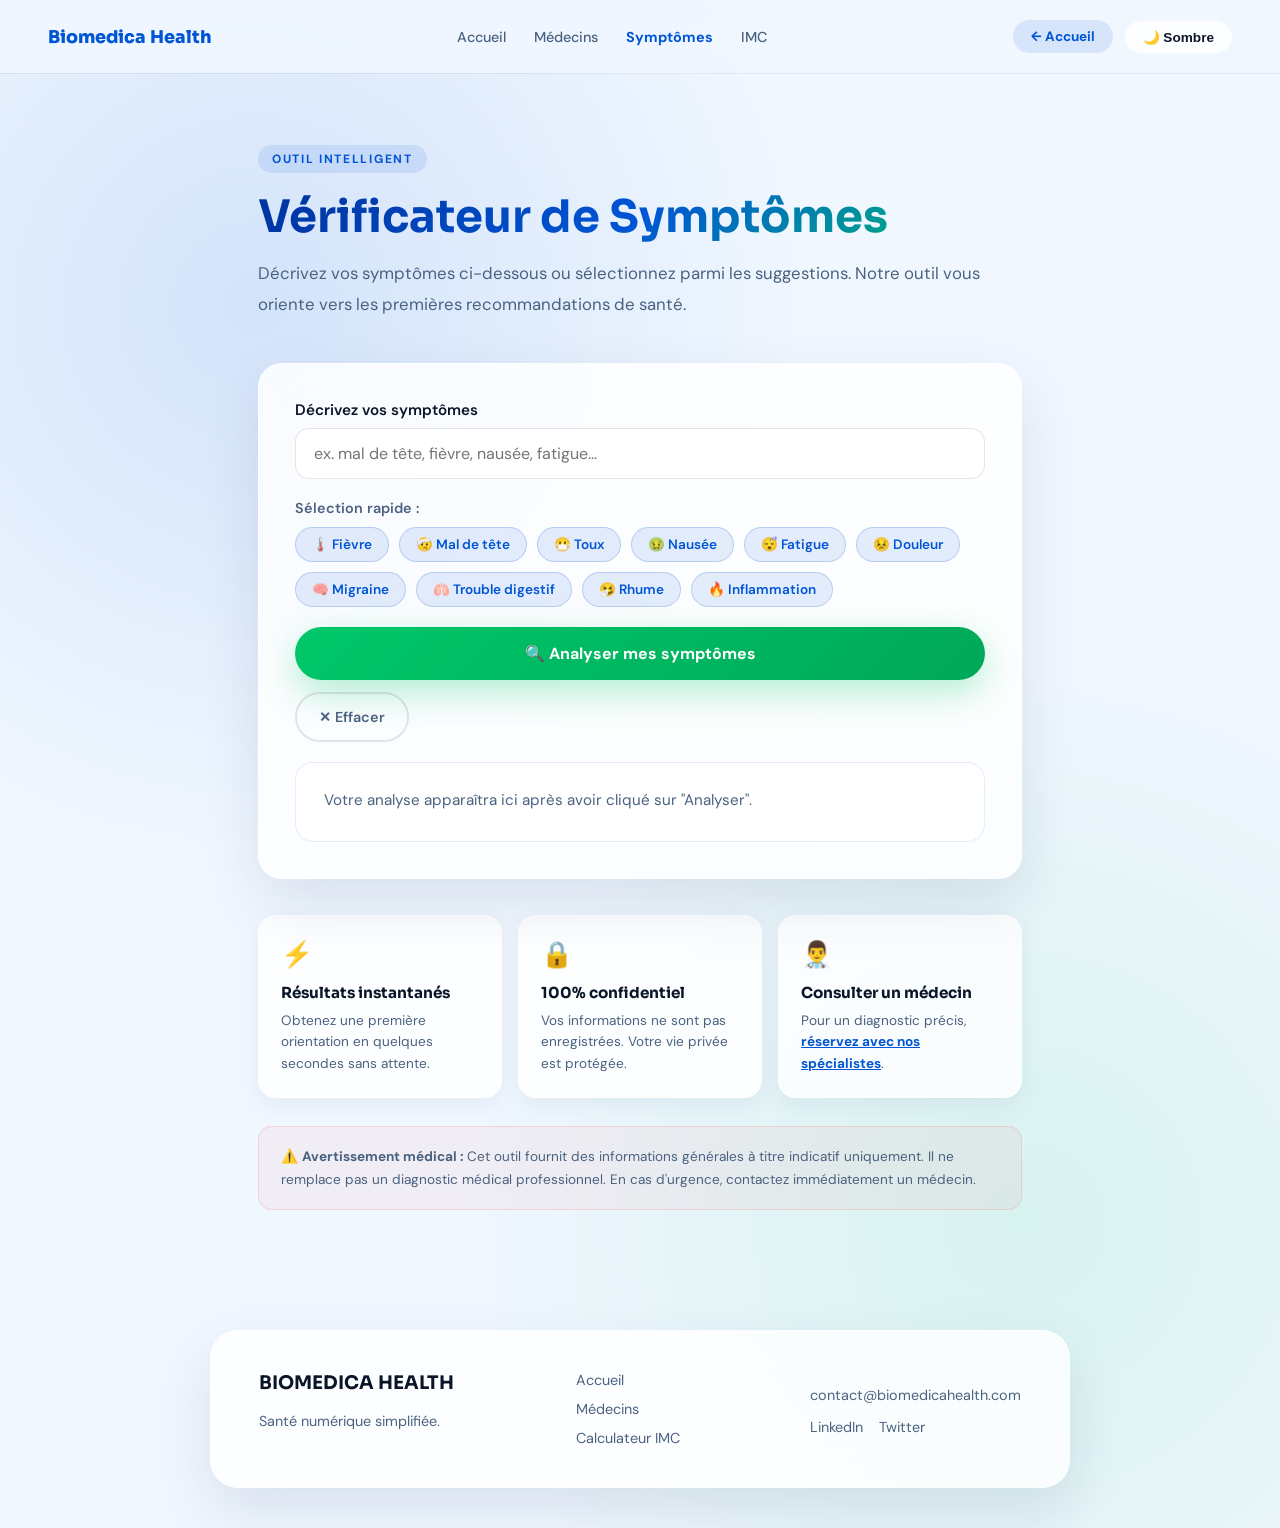
<file: Symptômes.html>
<!DOCTYPE html>
<html lang="fr">
<head>
  <meta charset="UTF-8" />
  <meta name="viewport" content="width=device-width, initial-scale=1.0" />
  <title>Vérificateur de Symptômes – Biomedica Health</title>
  <link rel="preconnect" href="https://fonts.googleapis.com" />
  <link rel="preconnect" href="https://fonts.gstatic.com" crossorigin />
  <link href="https://fonts.googleapis.com/css2?family=Sora:wght@400;500;600;700;800&family=DM+Sans:wght@400;500;600&display=swap" rel="stylesheet" />
  <style>
* { box-sizing: border-box; }
:root {
  --bg: #f0f7ff; --surface: rgba(255,255,255,0.82); --text: #0a1628; --muted: #4a6280;
  --primary: #0055d4; --primary-soft: rgba(0,85,212,0.1); --accent: #00c76a;
  --accent-soft: rgba(0,199,106,0.12); --shadow: 0 24px 60px rgba(0,30,80,0.1); --radius: 24px;
}
[data-theme="dark"] { --bg: #060e1c; --surface: rgba(12,22,40,0.8); --text: #e8f2ff; --muted: #7a9cc0; --shadow: 0 24px 60px rgba(0,0,0,0.5); }
html { scroll-behavior: smooth; }
body { margin: 0; font-family: 'DM Sans', sans-serif; background: var(--bg); color: var(--text); background-image: radial-gradient(circle at 20% 20%, rgba(0,85,212,0.12) 0%, transparent 35%), radial-gradient(circle at 80% 80%, rgba(0,199,106,0.1) 0%, transparent 35%); min-height: 100vh; }
.topbar { position: sticky; top: 0; z-index: 20; display: flex; justify-content: space-between; align-items: center; padding: 20px 48px; backdrop-filter: blur(20px); background: rgba(240,247,255,0.9); box-shadow: 0 1px 0 rgba(0,0,0,0.06); }
[data-theme="dark"] .topbar { background: rgba(6,14,28,0.92); }
.brand { font-family: 'Sora', sans-serif; font-size: 1.1rem; font-weight: 800; color: var(--primary); text-decoration: none; }
.nav-links { display: flex; gap: 28px; align-items: center; }
.nav-links a { color: var(--muted); text-decoration: none; font-weight: 500; font-size: 0.9rem; transition: color 0.2s; }
.nav-links a:hover, .nav-links a.active { color: var(--primary); font-weight: 700; }
.header-actions { display: flex; gap: 12px; align-items: center; }
.theme-toggle { padding: 8px 18px; border-radius: 999px; border: none; background: var(--surface); color: var(--text); font-weight: 600; cursor: pointer; font-size: 0.85rem; }
.back-btn { display: inline-flex; align-items: center; gap: 8px; padding: 8px 18px; border-radius: 999px; border: none; background: var(--primary-soft); color: var(--primary); font-weight: 700; cursor: pointer; font-size: 0.85rem; text-decoration: none; }
.menu-toggle { width: 40px; height: 40px; border: none; display: none; justify-content: center; align-items: center; background: var(--surface); border-radius: 12px; cursor: pointer; flex-direction: column; gap: 5px; }
.menu-toggle span { display: block; width: 18px; height: 2px; background: var(--text); border-radius: 999px; }
.page-wrap { max-width: 860px; margin: 0 auto; padding: 60px 48px 80px; }
.eyebrow { display: inline-block; font-size: 0.75rem; font-weight: 700; letter-spacing: 0.14em; text-transform: uppercase; color: var(--primary); background: var(--primary-soft); padding: 6px 14px; border-radius: 999px; margin-bottom: 20px; }
.page-title { font-family: 'Sora', sans-serif; font-size: clamp(2rem, 3.5vw, 3rem); line-height: 1.1; margin: 0 0 16px; background: linear-gradient(135deg, #0033a0, #0055d4, #00c76a); -webkit-background-clip: text; -webkit-text-fill-color: transparent; background-clip: text; }
.page-sub { color: var(--muted); font-size: 1.05rem; line-height: 1.8; margin: 0 0 44px; }
.tool-panel { background: var(--surface); backdrop-filter: blur(16px); border-radius: var(--radius); padding: 36px; box-shadow: var(--shadow); border: 1px solid rgba(255,255,255,0.8); display: grid; gap: 20px; }
.tool-panel label { display: grid; gap: 8px; font-weight: 600; font-size: 0.95rem; }
.tool-panel input[type="text"] { border: 1px solid rgba(0,0,0,0.1); border-radius: 14px; padding: 14px 18px; background: rgba(255,255,255,0.9); color: var(--text); font-size: 1rem; font-family: inherit; transition: border-color 0.2s; width: 100%; }
.tool-panel input:focus { outline: none; border-color: var(--primary); box-shadow: 0 0 0 4px rgba(0,85,212,0.1); }
.quick-symptoms { display: flex; flex-wrap: wrap; gap: 10px; margin-top: 4px; }
.symptom-chip { padding: 8px 16px; border-radius: 999px; border: 1.5px solid rgba(0,85,212,0.2); background: var(--primary-soft); color: var(--primary); font-size: 0.85rem; font-weight: 600; cursor: pointer; transition: all 0.2s; font-family: inherit; }
.symptom-chip:hover { background: rgba(0,85,212,0.2); transform: translateY(-2px); }
.symptom-chip.selected { background: var(--primary); color: #fff; border-color: var(--primary); }
.btn { padding: 16px 28px; border-radius: 999px; font-weight: 700; text-decoration: none; display: inline-flex; align-items: center; gap: 8px; border: none; cursor: pointer; font-size: 1rem; font-family: inherit; transition: transform 0.2s, box-shadow 0.2s; }
.btn:hover { transform: translateY(-3px); }
.btn-analyze { background: linear-gradient(135deg, #00c76a, #00a857); color: #fff; box-shadow: 0 12px 36px rgba(0,199,106,0.3); width: 100%; justify-content: center; }
.btn-clear { background: transparent; border: 2px solid rgba(0,0,0,0.1); color: var(--muted); padding: 14px 22px; border-radius: 999px; font-weight: 600; cursor: pointer; font-size: 0.9rem; font-family: inherit; transition: all 0.2s; }
.btn-clear:hover { border-color: var(--primary); color: var(--primary); }
.result-card { padding: 24px 28px; border-radius: 18px; background: rgba(255,255,255,0.85); border: 1px solid rgba(0,85,212,0.1); color: var(--text); font-size: 0.95rem; line-height: 1.8; min-height: 80px; transition: all 0.4s ease; }
.result-card.has-result { border-color: rgba(0,199,106,0.3); background: linear-gradient(135deg, rgba(0,199,106,0.05), rgba(0,85,212,0.03)); }
.result-card.has-warning { border-color: rgba(239,68,68,0.3); background: rgba(239,68,68,0.04); }
.result-title { font-family: 'Sora', sans-serif; font-size: 1.1rem; font-weight: 700; margin-bottom: 10px; }
.result-advice { color: var(--muted); font-size: 0.92rem; }
.result-cta { margin-top: 16px; }
.btn-small { padding: 10px 20px; border-radius: 999px; font-weight: 700; font-size: 0.85rem; background: var(--primary); color: #fff; text-decoration: none; display: inline-flex; align-items: center; gap: 6px; border: none; cursor: pointer; font-family: inherit; transition: transform 0.2s; }
.btn-small:hover { transform: translateY(-2px); }
.info-cards { display: grid; grid-template-columns: repeat(3,1fr); gap: 16px; margin-top: 36px; }
.info-card { padding: 22px; border-radius: 18px; background: var(--surface); border: 1px solid rgba(255,255,255,0.8); box-shadow: 0 8px 24px rgba(0,30,80,0.06); }
.info-card .icon { font-size: 1.6rem; margin-bottom: 12px; }
.info-card h4 { font-family: 'Sora',sans-serif; margin: 0 0 8px; font-size: 0.95rem; }
.info-card p { margin: 0; color: var(--muted); font-size: 0.85rem; line-height: 1.6; }
.disclaimer { margin-top: 28px; padding: 18px 22px; border-radius: 14px; background: rgba(239,68,68,0.05); border: 1px solid rgba(239,68,68,0.15); color: var(--muted); font-size: 0.85rem; line-height: 1.7; }
.footer { display: grid; grid-template-columns: 1.4fr 1fr 1fr; gap: 24px; padding: 40px 48px; margin: 40px auto 40px; max-width: 860px; background: var(--surface); backdrop-filter: blur(18px); border-radius: 28px; border: 1px solid rgba(255,255,255,0.8); box-shadow: var(--shadow); }
.footer h3 { font-family: 'Sora',sans-serif; margin: 0 0 10px; }
.footer-links { display: grid; gap: 10px; }
.footer-links a, .social-links a { color: var(--muted); text-decoration: none; font-size: 0.9rem; }
.footer-links a:hover { color: var(--primary); }
.social-links { display: flex; gap: 16px; flex-wrap: wrap; margin-top: 10px; }
@media (max-width: 760px) {
  .topbar { padding: 16px 20px; }
  .nav-links { position: fixed; top: 70px; right: -100%; flex-direction: column; width: 260px; padding: 20px; background: rgba(6,14,28,0.96); backdrop-filter: blur(20px); border-radius: 20px 0 0 20px; transition: right 0.3s; z-index: 30; }
  .nav-links.open { right: 0; }
  .nav-links a { color: #e8f2ff; }
  .menu-toggle { display: flex; }
  .page-wrap, .footer { padding-left: 20px; padding-right: 20px; }
  .info-cards { grid-template-columns: 1fr; }
  .footer { grid-template-columns: 1fr; }
}
  </style>
</head>
<body>
  <header class="topbar">
    <a class="brand" href="index.html">Biomedica Health</a>
    <nav class="nav-links" id="navLinks">
      <a href="index.html">Accueil</a>
      <a href="medecins.html">Médecins</a>
      <a href="symptomes.html" class="active">Symptômes</a>
      <a href="imc.html">IMC</a>
    </nav>
    <div class="header-actions">
      <a class="back-btn" href="index.html">← Accueil</a>
      <button class="theme-toggle" id="themeToggle">🌙 Sombre</button>
      <button class="menu-toggle" id="menuToggle"><span></span><span></span><span></span></button>
    </div>
  </header>

  <div class="page-wrap">
    <p class="eyebrow">Outil Intelligent</p>
    <h1 class="page-title">Vérificateur de Symptômes</h1>
    <p class="page-sub">Décrivez vos symptômes ci-dessous ou sélectionnez parmi les suggestions. Notre outil vous oriente vers les premières recommandations de santé.</p>

    <div class="tool-panel">
      <label>
        Décrivez vos symptômes
        <input type="text" id="symptomInput" placeholder="ex. mal de tête, fièvre, nausée, fatigue..." />
      </label>
      <div>
        <p style="margin:0 0 10px;font-weight:600;font-size:0.9rem;color:var(--muted);">Sélection rapide :</p>
        <div class="quick-symptoms" id="quickSymptoms">
          <button class="symptom-chip" data-val="fièvre">🌡️ Fièvre</button>
          <button class="symptom-chip" data-val="mal de tête">🤕 Mal de tête</button>
          <button class="symptom-chip" data-val="toux">😷 Toux</button>
          <button class="symptom-chip" data-val="nausée">🤢 Nausée</button>
          <button class="symptom-chip" data-val="fatigue">😴 Fatigue</button>
          <button class="symptom-chip" data-val="douleur">😣 Douleur</button>
          <button class="symptom-chip" data-val="migraine">🧠 Migraine</button>
          <button class="symptom-chip" data-val="estomac">🫁 Trouble digestif</button>
          <button class="symptom-chip" data-val="rhume">🤧 Rhume</button>
          <button class="symptom-chip" data-val="inflammation">🔥 Inflammation</button>
        </div>
      </div>
      <div style="display:flex;gap:12px;flex-wrap:wrap;">
        <button class="btn btn-analyze" id="analyzeBtn">🔍 Analyser mes symptômes</button>
        <button class="btn-clear" id="clearBtn">✕ Effacer</button>
      </div>
      <div class="result-card" id="symptomResult">
        <span style="color:var(--muted);">Votre analyse apparaîtra ici après avoir cliqué sur "Analyser".</span>
      </div>
    </div>

    <div class="info-cards">
      <div class="info-card"><div class="icon">⚡</div><h4>Résultats instantanés</h4><p>Obtenez une première orientation en quelques secondes sans attente.</p></div>
      <div class="info-card"><div class="icon">🔒</div><h4>100% confidentiel</h4><p>Vos informations ne sont pas enregistrées. Votre vie privée est protégée.</p></div>
      <div class="info-card"><div class="icon">👨‍⚕️</div><h4>Consulter un médecin</h4><p>Pour un diagnostic précis, <a href="medecins.html" style="color:var(--primary);font-weight:700;">réservez avec nos spécialistes</a>.</p></div>
    </div>

    <div class="disclaimer">⚠️ <strong>Avertissement médical :</strong> Cet outil fournit des informations générales à titre indicatif uniquement. Il ne remplace pas un diagnostic médical professionnel. En cas d'urgence, contactez immédiatement un médecin.</div>
  </div>

  <footer class="footer">
    <div><h3>BIOMEDICA HEALTH</h3><p style="color:var(--muted);font-size:0.9rem;line-height:1.7;">Santé numérique simplifiée.</p></div>
    <div class="footer-links"><a href="index.html">Accueil</a><a href="medecins.html">Médecins</a><a href="imc.html">Calculateur IMC</a></div>
    <div><p style="font-size:0.9rem;color:var(--muted);">contact@biomedicahealth.com</p><div class="social-links"><a href="#">LinkedIn</a><a href="#">Twitter</a></div></div>
  </footer>

  <script>
document.addEventListener('DOMContentLoaded', function () {
  const menuToggle = document.getElementById('menuToggle');
  const navLinks = document.getElementById('navLinks');
  const themeToggle = document.getElementById('themeToggle');
  const symptomInput = document.getElementById('symptomInput');
  const analyzeBtn = document.getElementById('analyzeBtn');
  const clearBtn = document.getElementById('clearBtn');
  const symptomResult = document.getElementById('symptomResult');
  const chips = document.querySelectorAll('.symptom-chip');

  menuToggle.addEventListener('click', () => navLinks.classList.toggle('open'));
  themeToggle.addEventListener('click', () => {
    const dark = document.documentElement.getAttribute('data-theme') === 'dark';
    if (dark) { document.documentElement.removeAttribute('data-theme'); themeToggle.textContent = '🌙 Sombre'; }
    else { document.documentElement.setAttribute('data-theme', 'dark'); themeToggle.textContent = '☀️ Clair'; }
  });

  chips.forEach(chip => {
    chip.addEventListener('click', () => {
      chip.classList.toggle('selected');
      const selected = Array.from(chips).filter(c => c.classList.contains('selected')).map(c => c.dataset.val);
      symptomInput.value = selected.join(', ');
    });
  });

  clearBtn.addEventListener('click', () => {
    symptomInput.value = '';
    chips.forEach(c => c.classList.remove('selected'));
    symptomResult.className = 'result-card';
    symptomResult.innerHTML = '<span style="color:var(--muted);">Votre analyse apparaîtra ici après avoir cliqué sur "Analyser".</span>';
  });

  const categories = [
    { label: 'Infection respiratoire possible', icon: '🫁', keys: ['fièvre','toux','grippe','rhume'], advice: 'Reposez-vous, hydratez-vous abondamment. Si la fièvre dépasse 39°C ou persiste plus de 3 jours, consultez un médecin.', urgent: false },
    { label: 'Douleur ou inflammation', icon: '🔥', keys: ['douleur','courbature','inflammation'], advice: 'Surveillez l\'intensité et la localisation de la douleur. Consultez si la douleur est intense ou persistante.', urgent: false },
    { label: 'Trouble digestif', icon: '🤢', keys: ['nausée','vomissement','estomac','reflux'], advice: 'Hydratez-vous avec de petites quantités régulières. Si vomissements intenses ou plus de 24h, consultez.', urgent: false },
    { label: 'Céphalée / Migraine', icon: '🧠', keys: ['mal de tête','migraine'], advice: 'Reposez-vous dans un endroit calme et sombre. Si la douleur est soudaine et très intense, consultez immédiatement.', urgent: false },
    { label: 'Fatigue importante', icon: '😴', keys: ['fatigue','épuisement'], advice: 'Prévoyez du repos et maintenez une bonne hydratation. Si la fatigue persiste plus d\'une semaine, consultez.', urgent: false },
    { label: 'Symptôme potentiellement urgent', icon: '🚨', keys: ['poitrine','essoufflement'], advice: 'Ces symptômes peuvent nécessiter une attention médicale immédiate. Consultez dès que possible.', urgent: true },
  ];

  analyzeBtn.addEventListener('click', () => {
    const text = symptomInput.value.trim().toLowerCase();
    if (!text) {
      symptomResult.className = 'result-card';
      symptomResult.innerHTML = '<span style="color:#ef4444;">⚠️ Veuillez saisir ou sélectionner au moins un symptôme.</span>';
      return;
    }
    const match = categories.find(c => c.keys.some(k => text.includes(k)));
    if (match) {
      symptomResult.className = match.urgent ? 'result-card has-warning' : 'result-card has-result';
      symptomResult.innerHTML = '<div class="result-title">' + match.icon + ' ' + match.label + '</div><div class="result-advice">' + match.advice + '</div><div class="result-cta"><a href="medecins.html" class="btn-small">👨‍⚕️ Consulter un spécialiste →</a></div>';
    } else {
      symptomResult.className = 'result-card has-result';
      symptomResult.innerHTML = '<div class="result-title">🔎 Symptômes complexes ou combinés</div><div class="result-advice">Les symptômes décrits méritent une attention prudente. Une observation de 24-48h est recommandée. Si les symptômes s\'aggravent, consultez.</div><div class="result-cta"><a href="medecins.html" class="btn-small">👨‍⚕️ Voir nos médecins →</a></div>';
    }
  });

  symptomInput.addEventListener('keydown', e => { if (e.key === 'Enter') analyzeBtn.click(); });
});
  </script>
</body>
</html>
</file>
